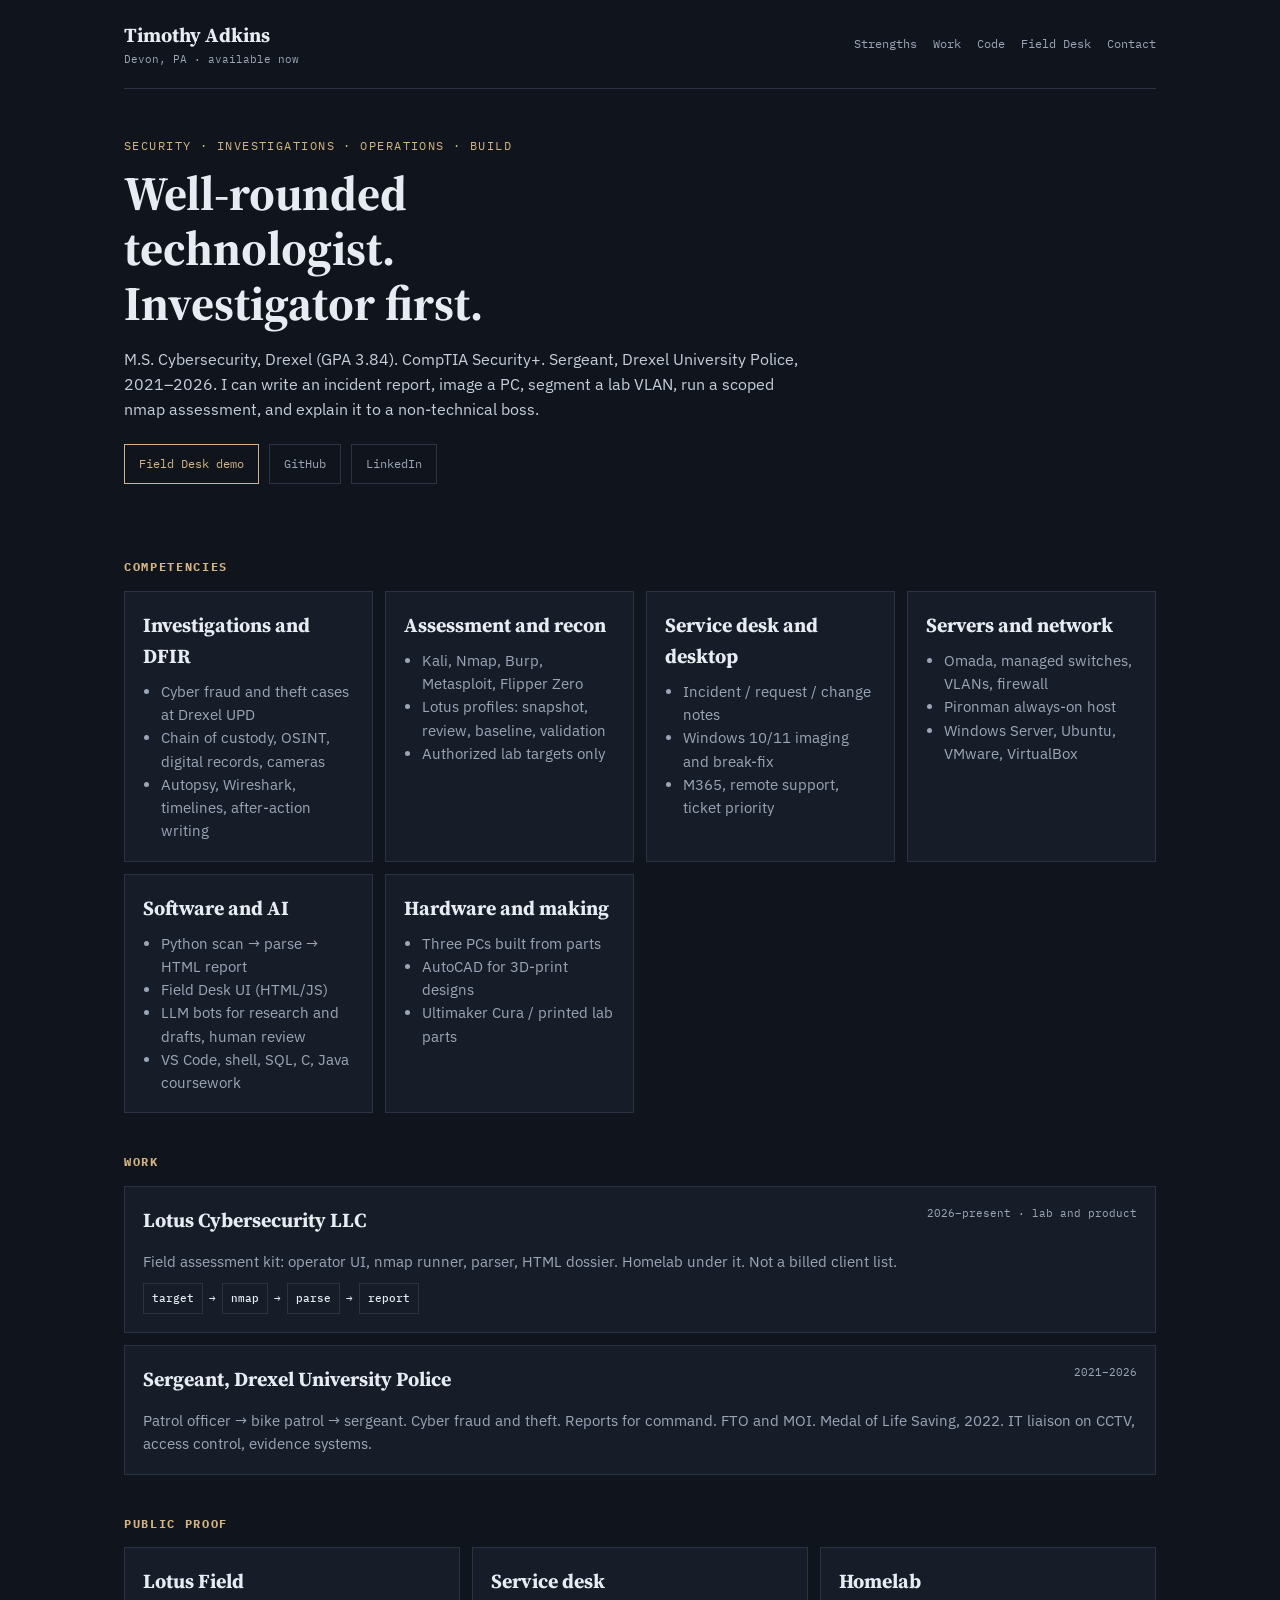
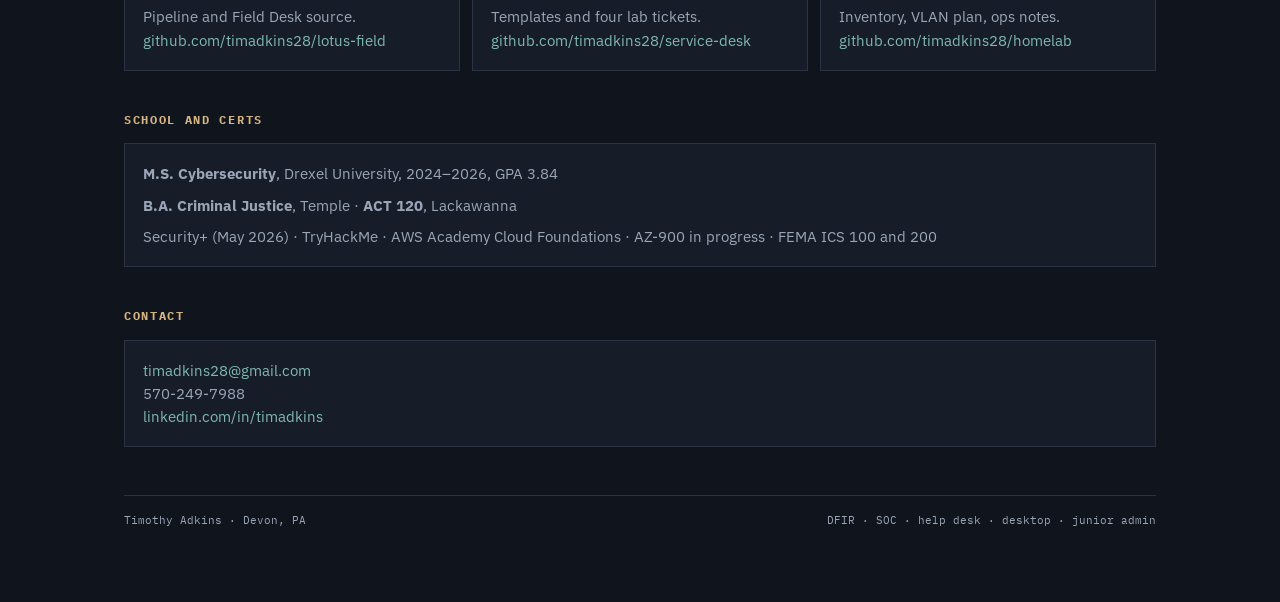
<file: index.html>
<!DOCTYPE html>
<html lang="en">
<head>
<meta charset="UTF-8" />
<meta name="viewport" content="width=device-width, initial-scale=1" />
<title>Timothy Adkins — Portfolio</title>
<link rel="preconnect" href="https://fonts.googleapis.com" />
<link href="https://fonts.googleapis.com/css2?family=Source+Serif+4:opsz,wght@8..60,600;8..60,700&family=IBM+Plex+Sans:wght@400;500;600&family=IBM+Plex+Mono:wght@400;500&display=swap" rel="stylesheet" />
<style>
:root{--bg:#10141c;--card:#171d28;--line:#2a3344;--ink:#e7ecf3;--dim:#9aa6b8;--gold:#d4b483;--teal:#7eb8b0}
*{box-sizing:border-box;margin:0;padding:0}
body{background:var(--bg);color:var(--ink);font-family:"IBM Plex Sans",sans-serif;line-height:1.55}
a{color:var(--teal);text-decoration:none}
a:hover{text-decoration:underline}
.wrap{max-width:1080px;margin:0 auto;padding:0 24px 72px}
header{display:flex;justify-content:space-between;align-items:center;padding:20px 0;border-bottom:1px solid var(--line);flex-wrap:wrap;gap:10px}
.logo{font-family:"Source Serif 4",serif;font-weight:700;font-size:20px}
.logo span{display:block;font-family:"IBM Plex Mono",monospace;font-size:11px;color:var(--dim);font-weight:400}
nav{display:flex;gap:16px;flex-wrap:wrap;font-family:"IBM Plex Mono",monospace;font-size:12px}
nav a{color:var(--dim)}
.hero{padding:48px 0 12px}
.kicker{font-family:"IBM Plex Mono",monospace;font-size:12px;letter-spacing:.12em;text-transform:uppercase;color:var(--gold)}
h1{font-family:"Source Serif 4",serif;font-size:clamp(30px,5vw,48px);line-height:1.15;margin:10px 0 16px;max-width:18ch}
.lede{max-width:68ch;color:#c5cedb}
.btns{display:flex;flex-wrap:wrap;gap:10px;margin:22px 0}
.btn{border:1px solid var(--gold);color:var(--gold);padding:10px 14px;font-family:"IBM Plex Mono",monospace;font-size:12px}
.btn.alt{border-color:var(--line);color:var(--dim)}
h2{font-family:"IBM Plex Mono",monospace;font-size:12px;letter-spacing:.14em;text-transform:uppercase;color:var(--gold);margin:40px 0 14px}
.grid{display:grid;grid-template-columns:repeat(auto-fit,minmax(230px,1fr));gap:12px}
.card{background:var(--card);border:1px solid var(--line);padding:18px}
.card h3{font-family:"Source Serif 4",serif;font-size:20px;margin-bottom:8px}
.card p,.card li{color:var(--dim);font-size:15px}
.card ul{padding-left:18px}
.row{display:flex;justify-content:space-between;gap:12px;flex-wrap:wrap;margin-bottom:6px}
.tag{font-family:"IBM Plex Mono",monospace;font-size:11px;color:var(--dim)}
.flow{display:flex;flex-wrap:wrap;gap:6px;align-items:center;margin-top:10px;font-family:"IBM Plex Mono",monospace;font-size:11px}
.flow b{border:1px solid var(--line);padding:6px 8px;font-weight:500}
footer{margin-top:48px;padding-top:16px;border-top:1px solid var(--line);color:var(--dim);font-family:"IBM Plex Mono",monospace;font-size:11px;display:flex;justify-content:space-between;gap:8px;flex-wrap:wrap}
</style>
</head>
<body style="background:#10141c;color:#e7ecf3">
<div class="wrap">
<header>
  <div class="logo">Timothy Adkins<span>Devon, PA · available now</span></div>
  <nav>
    <a href="#strengths">Strengths</a>
    <a href="#work">Work</a>
    <a href="#code">Code</a>
    <a href="field-desk.html">Field Desk</a>
    <a href="#contact">Contact</a>
  </nav>
</header>
<section class="hero">
  <p class="kicker">Security · investigations · operations · build</p>
  <h1>Well-rounded technologist. Investigator first.</h1>
  <p class="lede">M.S. Cybersecurity, Drexel (GPA 3.84). CompTIA Security+. Sergeant, Drexel University Police, 2021–2026. I can write an incident report, image a PC, segment a lab VLAN, run a scoped nmap assessment, and explain it to a non-technical boss.</p>
  <div class="btns">
    <a class="btn" href="field-desk.html">Field Desk demo</a>
    <a class="btn alt" href="https://github.com/timadkins28">GitHub</a>
    <a class="btn alt" href="https://www.linkedin.com/in/timadkins">LinkedIn</a>
  </div>
</section>
<h2 id="strengths">Competencies</h2>
<div class="grid">
  <div class="card"><h3>Investigations and DFIR</h3><ul><li>Cyber fraud and theft cases at Drexel UPD</li><li>Chain of custody, OSINT, digital records, cameras</li><li>Autopsy, Wireshark, timelines, after-action writing</li></ul></div>
  <div class="card"><h3>Assessment and recon</h3><ul><li>Kali, Nmap, Burp, Metasploit, Flipper Zero</li><li>Lotus profiles: snapshot, review, baseline, validation</li><li>Authorized lab targets only</li></ul></div>
  <div class="card"><h3>Service desk and desktop</h3><ul><li>Incident / request / change notes</li><li>Windows 10/11 imaging and break-fix</li><li>M365, remote support, ticket priority</li></ul></div>
  <div class="card"><h3>Servers and network</h3><ul><li>Omada, managed switches, VLANs, firewall</li><li>Pironman always-on host</li><li>Windows Server, Ubuntu, VMware, VirtualBox</li></ul></div>
  <div class="card"><h3>Software and AI</h3><ul><li>Python scan → parse → HTML report</li><li>Field Desk UI (HTML/JS)</li><li>LLM bots for research and drafts, human review</li><li>VS Code, shell, SQL, C, Java coursework</li></ul></div>
  <div class="card"><h3>Hardware and making</h3><ul><li>Three PCs built from parts</li><li>AutoCAD for 3D-print designs</li><li>Ultimaker Cura / printed lab parts</li></ul></div>
</div>
<h2 id="work">Work</h2>
<div class="card">
  <div class="row"><h3>Lotus Cybersecurity LLC</h3><span class="tag">2026–present · lab and product</span></div>
  <p>Field assessment kit: operator UI, nmap runner, parser, HTML dossier. Homelab under it. Not a billed client list.</p>
  <div class="flow"><b>target</b> → <b>nmap</b> → <b>parse</b> → <b>report</b></div>
</div>
<div class="card" style="margin-top:12px">
  <div class="row"><h3>Sergeant, Drexel University Police</h3><span class="tag">2021–2026</span></div>
  <p>Patrol officer → bike patrol → sergeant. Cyber fraud and theft. Reports for command. FTO and MOI. Medal of Life Saving, 2022. IT liaison on CCTV, access control, evidence systems.</p>
</div>
<h2 id="code">Public proof</h2>
<div class="grid">
  <div class="card"><h3>Lotus Field</h3><p>Pipeline and Field Desk source.</p><p><a href="https://github.com/timadkins28/lotus-field">github.com/timadkins28/lotus-field</a></p></div>
  <div class="card"><h3>Service desk</h3><p>Templates and four lab tickets.</p><p><a href="https://github.com/timadkins28/service-desk">github.com/timadkins28/service-desk</a></p></div>
  <div class="card"><h3>Homelab</h3><p>Inventory, VLAN plan, ops notes.</p><p><a href="https://github.com/timadkins28/homelab">github.com/timadkins28/homelab</a></p></div>
</div>
<h2>School and certs</h2>
<div class="card">
  <p><strong>M.S. Cybersecurity</strong>, Drexel University, 2024–2026, GPA 3.84</p>
  <p style="margin-top:8px"><strong>B.A. Criminal Justice</strong>, Temple · <strong>ACT 120</strong>, Lackawanna</p>
  <p style="margin-top:8px">Security+ (May 2026) · TryHackMe · AWS Academy Cloud Foundations · AZ-900 in progress · FEMA ICS 100 and 200</p>
</div>
<h2 id="contact">Contact</h2>
<div class="card">
  <p><a href="mailto:timadkins28@gmail.com">timadkins28@gmail.com</a></p>
  <p>570-249-7988</p>
  <p><a href="https://www.linkedin.com/in/timadkins">linkedin.com/in/timadkins</a></p>
</div>
<footer>
  <span>Timothy Adkins · Devon, PA</span>
  <span>DFIR · SOC · help desk · desktop · junior admin</span>
</footer>
</div>
</body>
</html>
</file>
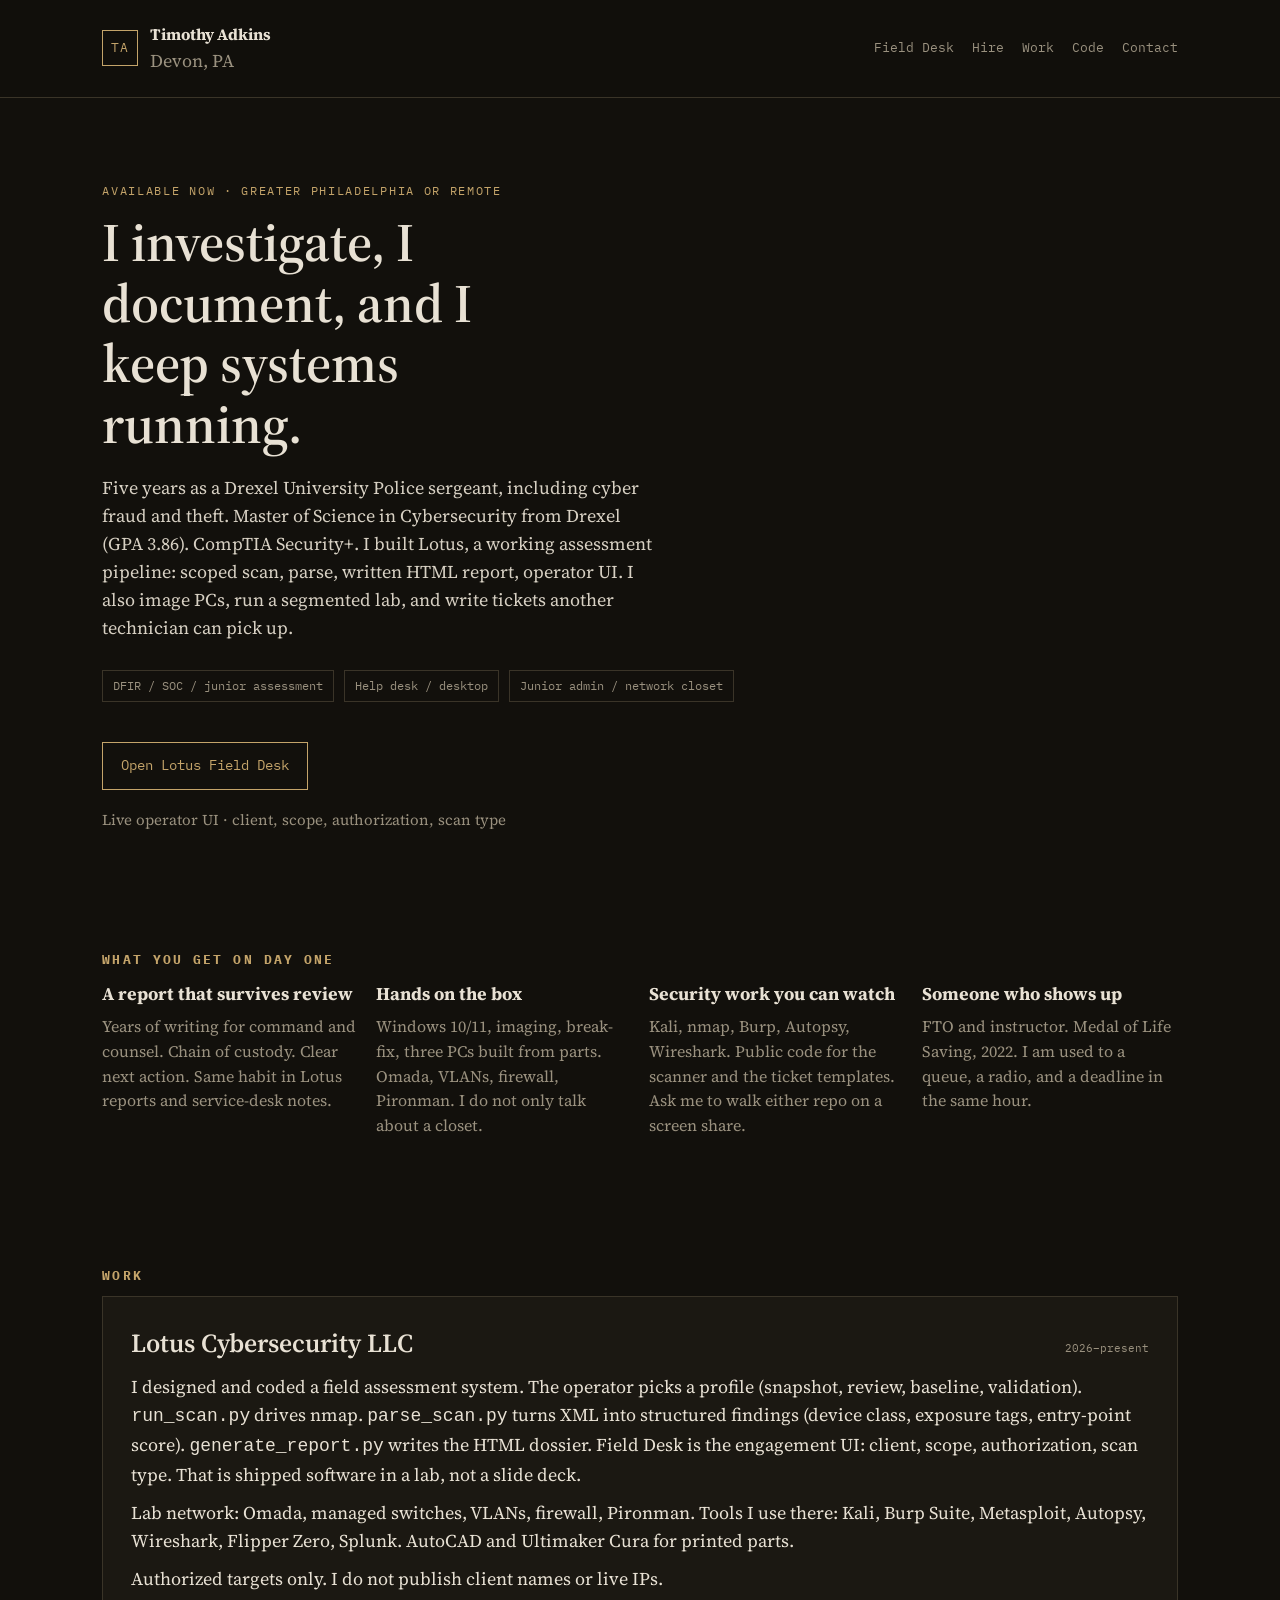
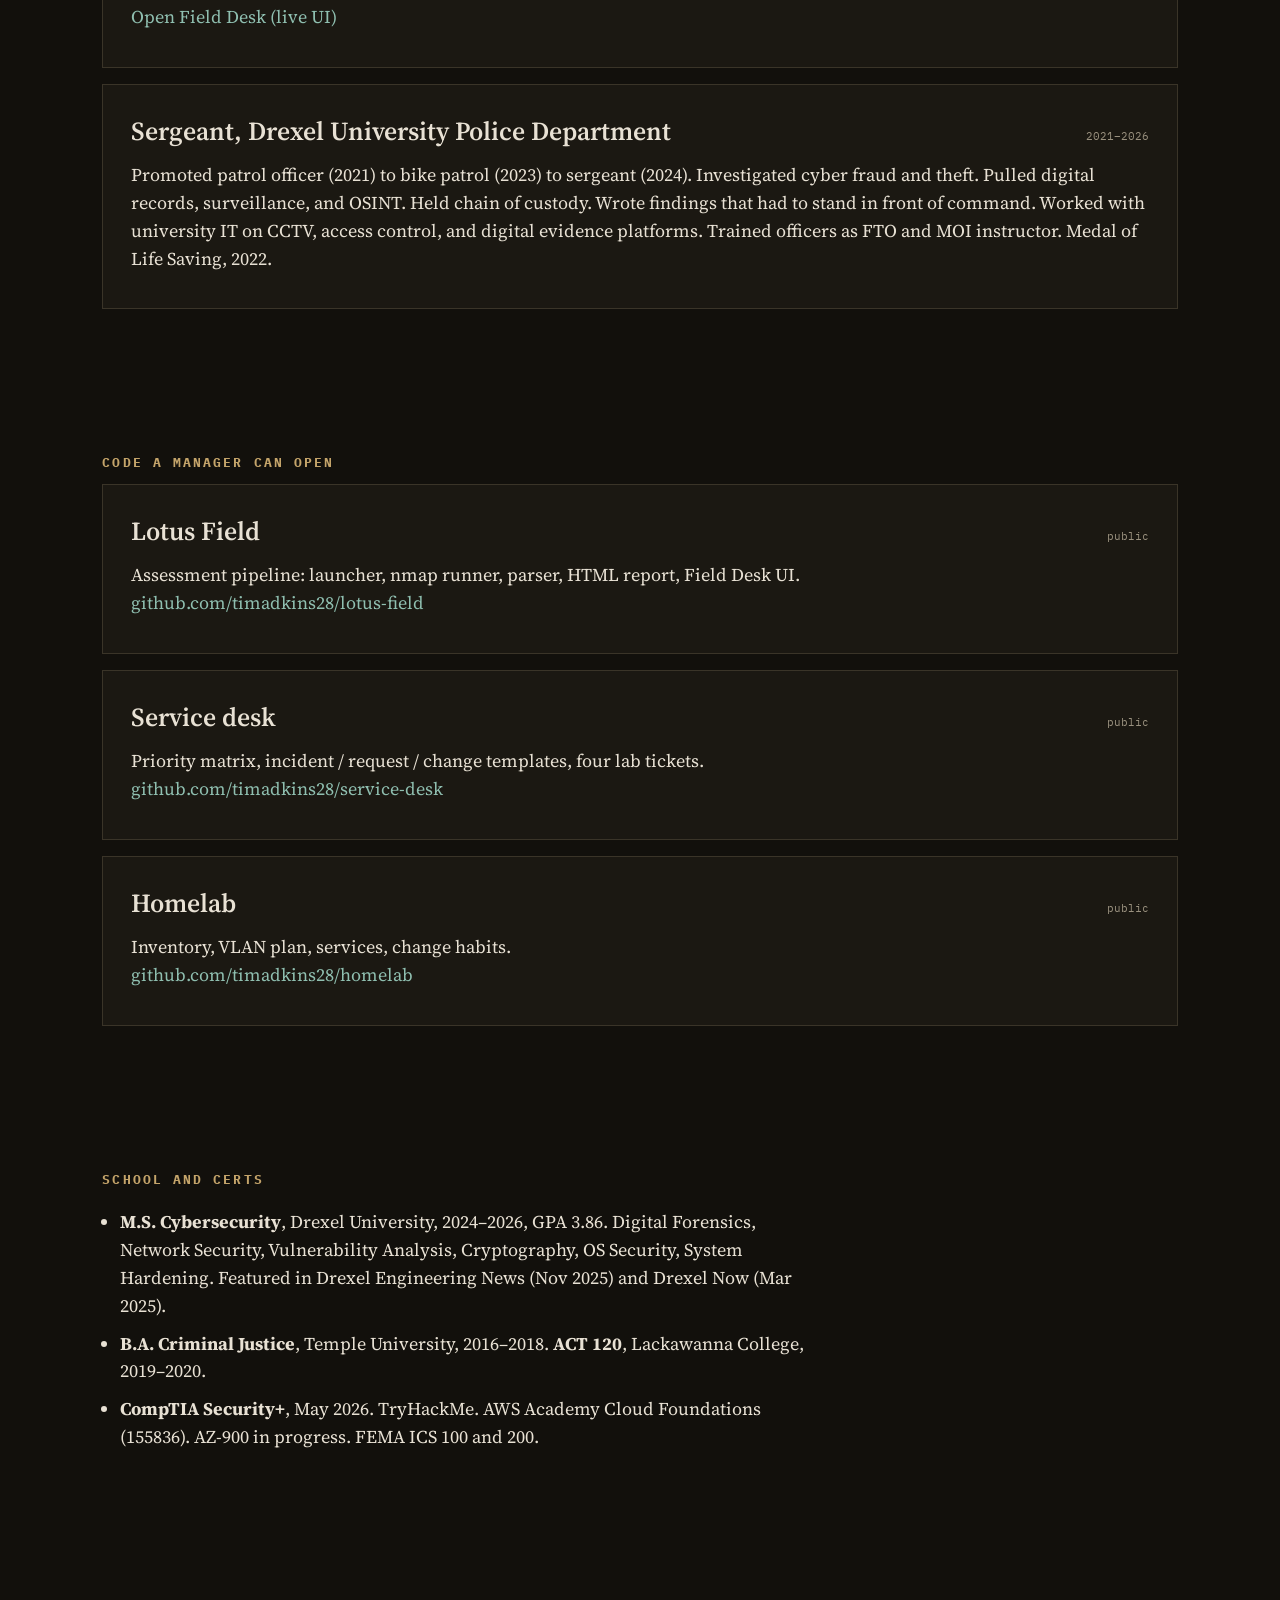
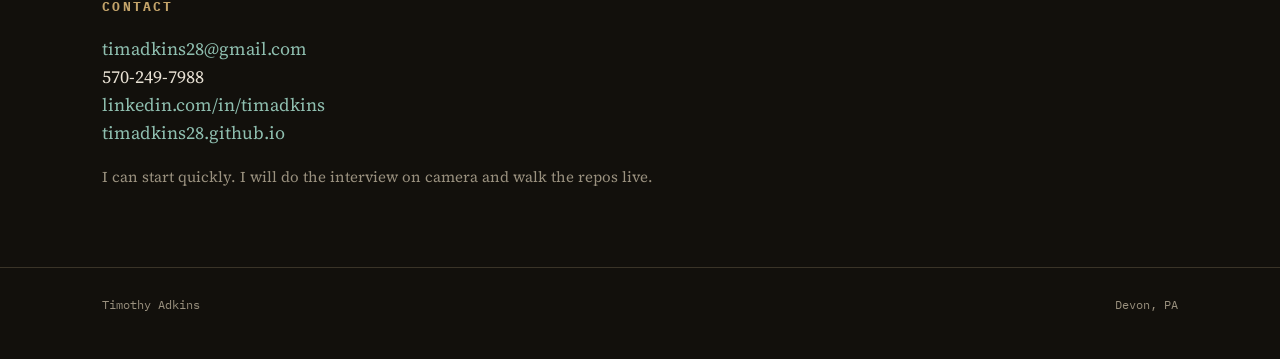
<file: index(10).html>
<!DOCTYPE html>
<html lang="en">
<head>
  <meta charset="UTF-8" />
  <meta name="viewport" content="width=device-width, initial-scale=1" />
  <title>Timothy Adkins — Cybersecurity and IT operations</title>
  <link rel="preconnect" href="https://fonts.googleapis.com" />
  <link rel="preconnect" href="https://fonts.gstatic.com" crossorigin />
  <link href="https://fonts.googleapis.com/css2?family=IBM+Plex+Mono:wght@400;500&family=Source+Serif+4:opsz,wght@8..60,500;8..60,600;8..60,700&display=swap" rel="stylesheet" />
  <link rel="stylesheet" href="/styles.css" />
  <style>
    :root { --ink:#e8e1d4; --muted:#9a917f; --paper:#12100c; --panel:#1b1812; --line:#3a3428; --accent:#c4a46a; --accent-2:#8fbfb0; }
    * { box-sizing: border-box; }
    html { scroll-behavior: smooth; }
    body { margin:0; background:var(--paper); color:var(--ink); font-family:"Source Serif 4",Georgia,serif; font-size:18px; line-height:1.55; }
    a { color:var(--accent-2); text-decoration:none; }
    a:hover { text-decoration:underline; }
    .top { display:flex; justify-content:space-between; align-items:center; padding:22px 8vw; border-bottom:1px solid var(--line); position:sticky; top:0; background:rgba(18,16,12,.92); z-index:10; flex-wrap:wrap; gap:12px; }
    .brand { display:flex; gap:12px; align-items:center; }
    .mark { width:36px; height:36px; display:grid; place-items:center; border:1px solid var(--accent); color:var(--accent); font-family:"IBM Plex Mono",monospace; font-size:13px; }
    .brand strong { display:block; font-size:16px; }
    nav { display:flex; flex-wrap:wrap; gap:18px; font-family:"IBM Plex Mono",monospace; font-size:13px; }
    nav a { color:var(--muted); }
    .hero, section { padding:64px 8vw; }
    .hero { padding-top:72px; padding-bottom:40px; max-width:1100px; }
    .kicker { font-family:"IBM Plex Mono",monospace; font-size:12px; letter-spacing:.14em; text-transform:uppercase; color:var(--accent); }
    h1 { font-size:clamp(32px,5vw,54px); line-height:1.12; font-weight:600; margin:12px 0 20px; max-width:18ch; }
    .lede { max-width:62ch; color:#d7d0c3; }
    .hero-meta { display:flex; flex-wrap:wrap; gap:10px; margin-top:28px; }
    .hero-meta span { font-family:"IBM Plex Mono",monospace; font-size:12px; border:1px solid var(--line); padding:6px 10px; color:var(--muted); }
    h2 { font-size:13px; font-family:"IBM Plex Mono",monospace; letter-spacing:.16em; text-transform:uppercase; color:var(--accent); margin:0 0 10px; }
    .card { background:var(--panel); border:1px solid var(--line); padding:26px 28px; margin-bottom:16px; }
    .card-head { display:flex; justify-content:space-between; gap:16px; align-items:baseline; flex-wrap:wrap; }
    .card h3 { margin:0 0 10px; font-size:26px; font-weight:600; }
    .tag { font-family:"IBM Plex Mono",monospace; font-size:11px; color:var(--muted); }
    .card p { margin:0 0 10px; }
    .grid { display:grid; grid-template-columns:repeat(auto-fit,minmax(220px,1fr)); gap:18px; }
    .grid h4 { margin:0 0 6px; font-size:18px; }
    .grid p { margin:0; color:var(--muted); font-size:16px; }
    .record { padding-left:18px; max-width:78ch; }
    .small { font-size:15px; }
    .muted { color:var(--muted); }
    footer { padding:28px 8vw 48px; border-top:1px solid var(--line); display:flex; justify-content:space-between; color:var(--muted); font-family:"IBM Plex Mono",monospace; font-size:12px; flex-wrap:wrap; gap:8px; }
    .desk-btn { display:inline-block; margin-top:22px; padding:12px 18px; border:1px solid var(--accent); color:var(--accent); font-family:"IBM Plex Mono",monospace; font-size:14px; }
    .desk-btn:hover { background:var(--panel); text-decoration:none; }
  </style>
</head>
<body style="margin:0;background:#12100c;color:#e8e1d4;">
  <header class="top">
    <div class="brand">
      <span class="mark">TA</span>
      <div>
        <strong>Timothy Adkins</strong>
        <div class="muted">Devon, PA</div>
      </div>
    </div>
    <nav>
      <a href="field-desk.html">Field Desk</a>
      <a href="#hire">Hire</a>
      <a href="#work">Work</a>
      <a href="#code">Code</a>
      <a href="#contact">Contact</a>
    </nav>
  </header>

  <section class="hero">
    <p class="kicker">Available now · Greater Philadelphia or remote</p>
    <h1>I investigate, I document, and I keep systems running.</h1>
    <p class="lede">
      Five years as a Drexel University Police sergeant, including cyber fraud
      and theft. Master of Science in Cybersecurity from Drexel (GPA 3.86).
      CompTIA Security+. I built Lotus, a working assessment pipeline: scoped
      scan, parse, written HTML report, operator UI. I also image PCs, run a
      segmented lab, and write tickets another technician can pick up.
    </p>
    <div class="hero-meta">
      <span>DFIR / SOC / junior assessment</span>
      <span>Help desk / desktop</span>
      <span>Junior admin / network closet</span>
    </div>
    <p>
      <a class="desk-btn" href="field-desk.html">Open Lotus Field Desk</a>
    </p>
    <p class="muted small">Live operator UI · client, scope, authorization, scan type</p>
  </section>

  <section id="hire">
    <h2>What you get on day one</h2>
    <div class="grid">
      <div>
        <h4>A report that survives review</h4>
        <p>Years of writing for command and counsel. Chain of custody. Clear next action. Same habit in Lotus reports and service-desk notes.</p>
      </div>
      <div>
        <h4>Hands on the box</h4>
        <p>Windows 10/11, imaging, break-fix, three PCs built from parts. Omada, VLANs, firewall, Pironman. I do not only talk about a closet.</p>
      </div>
      <div>
        <h4>Security work you can watch</h4>
        <p>Kali, nmap, Burp, Autopsy, Wireshark. Public code for the scanner and the ticket templates. Ask me to walk either repo on a screen share.</p>
      </div>
      <div>
        <h4>Someone who shows up</h4>
        <p>FTO and instructor. Medal of Life Saving, 2022. I am used to a queue, a radio, and a deadline in the same hour.</p>
      </div>
    </div>
  </section>

  <section id="work">
    <h2>Work</h2>
    <article class="card">
      <div class="card-head">
        <h3>Lotus Cybersecurity LLC</h3>
        <span class="tag">2026–present</span>
      </div>
      <p>
        I designed and coded a field assessment system. The operator picks a
        profile (snapshot, review, baseline, validation). <code>run_scan.py</code>
        drives nmap. <code>parse_scan.py</code> turns XML into structured findings
        (device class, exposure tags, entry-point score).
        <code>generate_report.py</code> writes the HTML dossier. Field Desk is the
        engagement UI: client, scope, authorization, scan type. That is shipped
        software in a lab, not a slide deck.
      </p>
      <p>
        Lab network: Omada, managed switches, VLANs, firewall, Pironman.
        Tools I use there: Kali, Burp Suite, Metasploit, Autopsy, Wireshark,
        Flipper Zero, Splunk. AutoCAD and Ultimaker Cura for printed parts.
      </p>
      <p>Authorized targets only. I do not publish client names or live IPs.</p>
      <p><a href="field-desk.html">Open Field Desk (live UI)</a></p>
    </article>
    <article class="card">
      <div class="card-head">
        <h3>Sergeant, Drexel University Police Department</h3>
        <span class="tag">2021–2026</span>
      </div>
      <p>
        Promoted patrol officer (2021) to bike patrol (2023) to sergeant (2024).
        Investigated cyber fraud and theft. Pulled digital records, surveillance,
        and OSINT. Held chain of custody. Wrote findings that had to stand in
        front of command. Worked with university IT on CCTV, access control, and
        digital evidence platforms. Trained officers as FTO and MOI instructor.
        Medal of Life Saving, 2022.
      </p>
    </article>
  </section>

  <section id="code">
    <h2>Code a manager can open</h2>
    <article class="card">
      <div class="card-head"><h3>Lotus Field</h3><span class="tag">public</span></div>
      <p>
        Assessment pipeline: launcher, nmap runner, parser, HTML report, Field Desk UI.
        <br /><a href="https://github.com/timadkins28/lotus-field">github.com/timadkins28/lotus-field</a>
      </p>
    </article>
    <article class="card">
      <div class="card-head"><h3>Service desk</h3><span class="tag">public</span></div>
      <p>
        Priority matrix, incident / request / change templates, four lab tickets.
        <br /><a href="https://github.com/timadkins28/service-desk">github.com/timadkins28/service-desk</a>
      </p>
    </article>
    <article class="card">
      <div class="card-head"><h3>Homelab</h3><span class="tag">public</span></div>
      <p>
        Inventory, VLAN plan, services, change habits.
        <br /><a href="https://github.com/timadkins28/homelab">github.com/timadkins28/homelab</a>
      </p>
    </article>
  </section>

  <section id="record">
    <h2>School and certs</h2>
    <ul class="record">
      <li><strong>M.S. Cybersecurity</strong>, Drexel University, 2024–2026, GPA 3.86. Digital Forensics, Network Security, Vulnerability Analysis, Cryptography, OS Security, System Hardening. Featured in Drexel Engineering News (Nov 2025) and Drexel Now (Mar 2025).</li>
      <li><strong>B.A. Criminal Justice</strong>, Temple University, 2016–2018. <strong>ACT 120</strong>, Lackawanna College, 2019–2020.</li>
      <li><strong>CompTIA Security+</strong>, May 2026. TryHackMe. AWS Academy Cloud Foundations (155836). AZ-900 in progress. FEMA ICS 100 and 200.</li>
    </ul>
  </section>

  <section id="contact">
    <h2>Contact</h2>
    <p>
      <a href="mailto:timadkins28@gmail.com">timadkins28@gmail.com</a><br />
      570-249-7988<br />
      <a href="https://www.linkedin.com/in/timadkins">linkedin.com/in/timadkins</a><br />
      <a href="https://timadkins28.github.io/">timadkins28.github.io</a>
    </p>
    <p class="muted small">I can start quickly. I will do the interview on camera and walk the repos live.</p>
  </section>

  <footer>
    <span>Timothy Adkins</span>
    <span>Devon, PA</span>
  </footer>
</body>
</html>
</file>
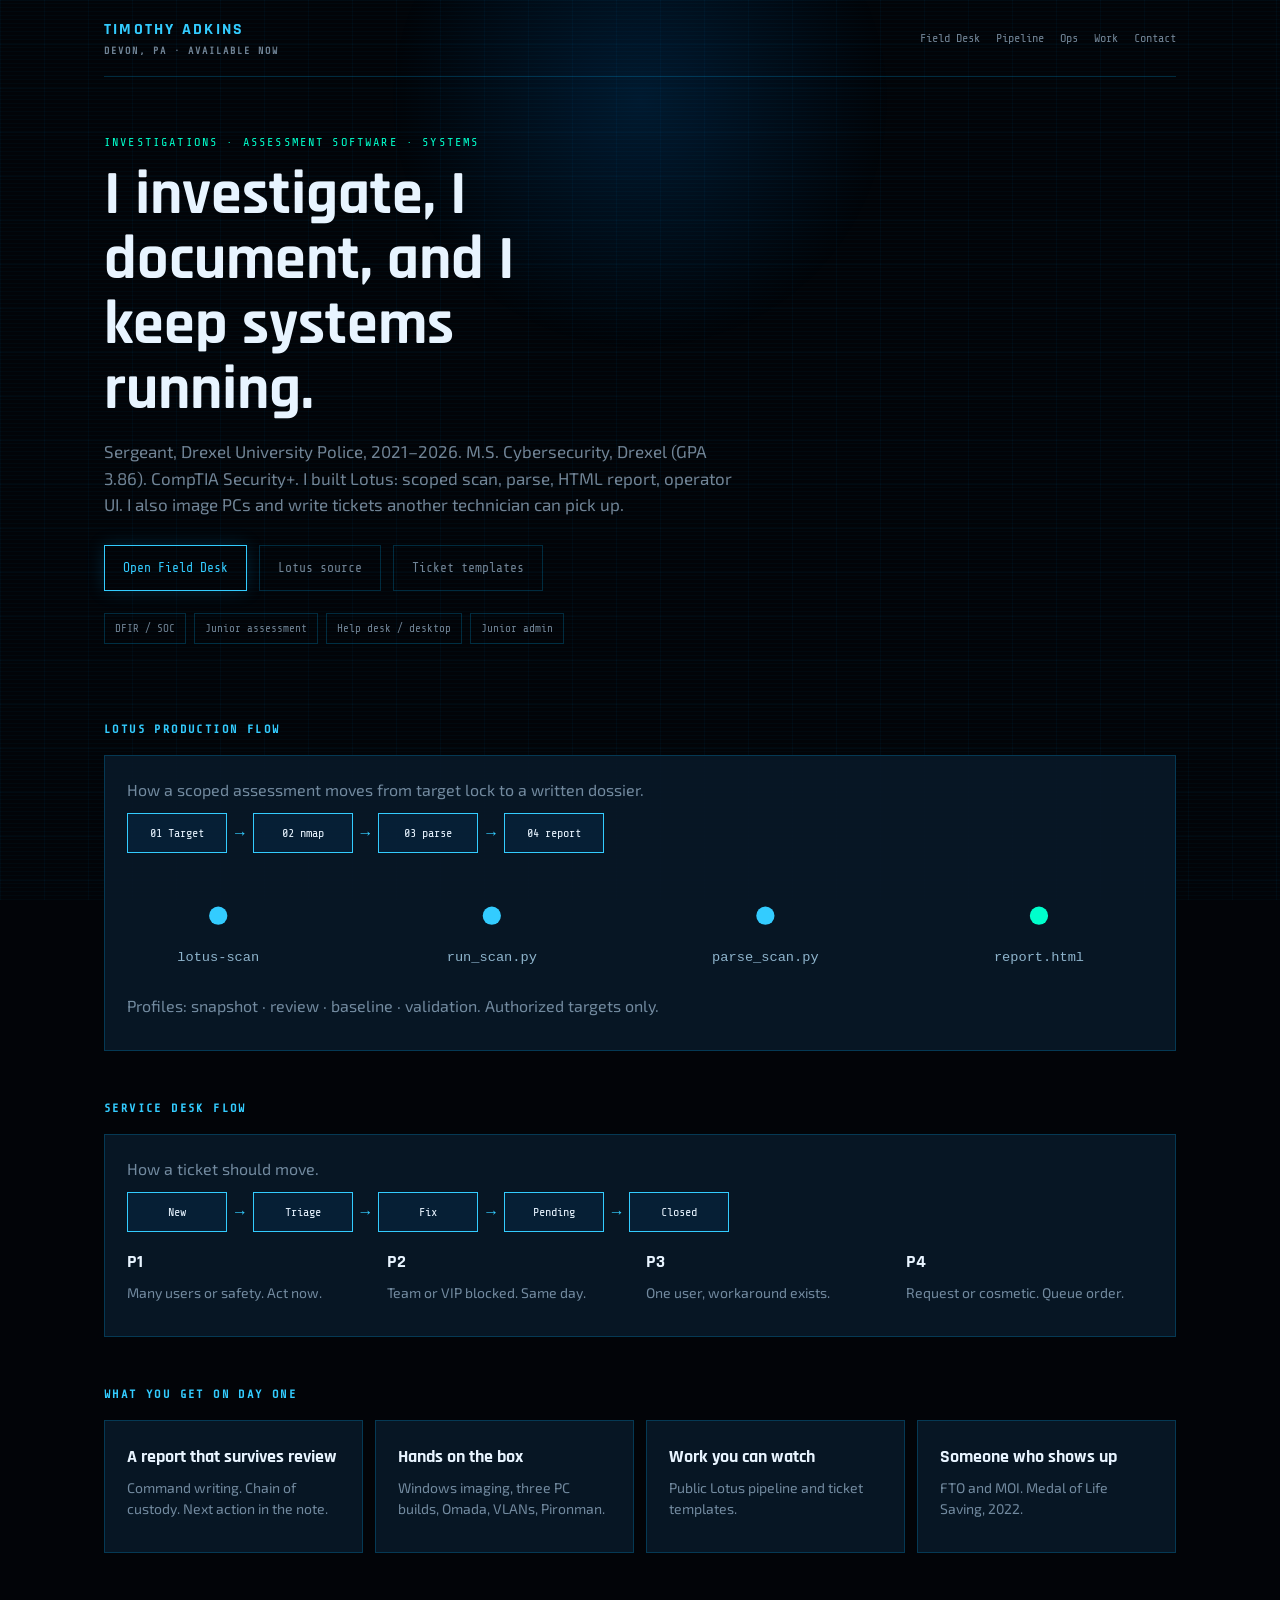
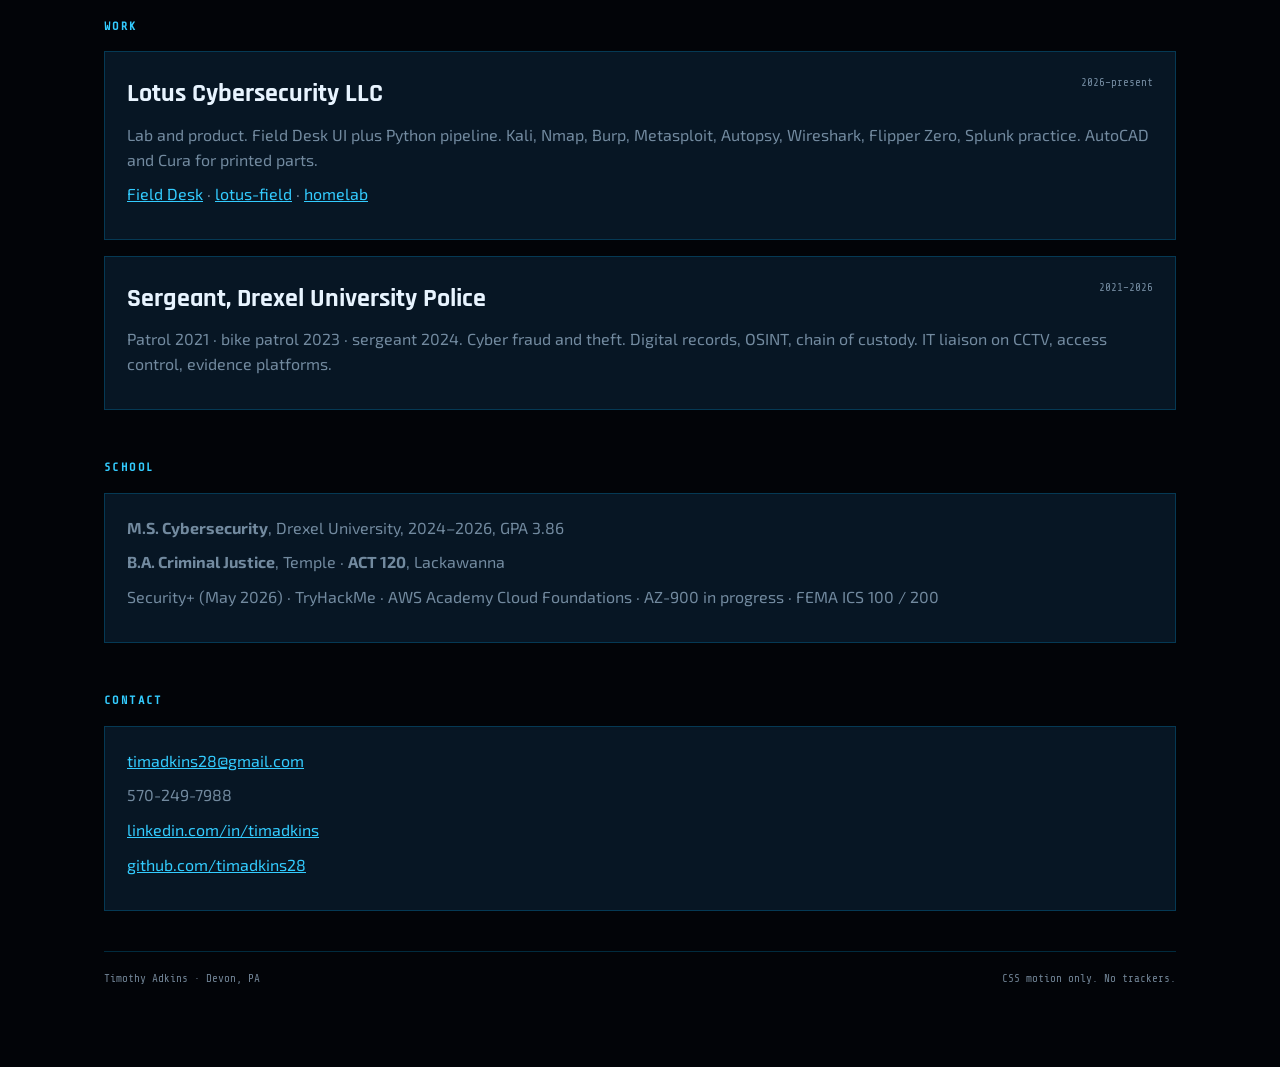
<file: index(11).html>
<!DOCTYPE html>
<html lang="en">
<head>
<meta charset="UTF-8" />
<meta name="viewport" content="width=device-width, initial-scale=1" />
<title>Timothy Adkins — Cybersecurity and IT operations</title>
<link rel="preconnect" href="https://fonts.googleapis.com" />
<link href="https://fonts.googleapis.com/css2?family=Rajdhani:wght@600;700&family=Exo+2:wght@400;500&family=Share+Tech+Mono&display=swap" rel="stylesheet" />
<style>
:root{--void:#020408;--card:#0b1826;--line:rgba(0,180,255,.22);--cyan:#33ccff;--mint:#00ffcc;--text:#e8f4ff;--dim:rgba(180,210,235,.62)}
*{box-sizing:border-box;margin:0;padding:0}
body{background:var(--void);color:var(--text);font-family:"Exo 2",sans-serif;line-height:1.55;overflow-x:hidden}
.bg-grid,.bg-scan{position:fixed;inset:0;pointer-events:none;z-index:0}
.bg-grid{background-image:linear-gradient(rgba(0,170,255,.045) 1px,transparent 1px),linear-gradient(90deg,rgba(0,170,255,.045) 1px,transparent 1px);background-size:44px 44px;animation:drift 40s linear infinite}
.bg-scan{background:repeating-linear-gradient(180deg,transparent 0 3px,rgba(0,200,255,.03) 3px 4px);animation:sweep 7s linear infinite}
.glow{position:fixed;width:520px;height:520px;border-radius:50%;background:radial-gradient(circle,rgba(0,140,255,.16),transparent 68%);top:-160px;left:50%;transform:translateX(-50%);z-index:0;animation:pulse 8s ease-in-out infinite}
@keyframes drift{to{background-position:44px 44px}}
@keyframes sweep{to{background-position:0 220px}}
@keyframes pulse{50%{opacity:.55;transform:translateX(-50%) scale(1.08)}}
.wrap{position:relative;z-index:1;max-width:1120px;margin:0 auto;padding:0 24px 80px}
header.top{display:flex;justify-content:space-between;align-items:center;padding:18px 0;border-bottom:1px solid var(--line);flex-wrap:wrap;gap:12px}
.brand{font-family:Rajdhani,sans-serif;font-weight:700;letter-spacing:.14em;text-transform:uppercase;color:var(--cyan)}
.brand small{display:block;font-family:"Share Tech Mono",monospace;font-size:10px;color:var(--dim);letter-spacing:.2em}
nav{display:flex;gap:16px;flex-wrap:wrap;font-family:"Share Tech Mono",monospace;font-size:12px}
nav a{color:var(--dim);text-decoration:none}
nav a:hover{color:var(--cyan)}
.hero{padding:56px 0 28px}
.kicker{font-family:"Share Tech Mono",monospace;font-size:12px;letter-spacing:.18em;text-transform:uppercase;color:var(--mint)}
h1{font-family:Rajdhani,sans-serif;font-size:clamp(36px,6vw,62px);line-height:1.05;font-weight:700;margin:10px 0 16px;max-width:16ch}
.lede{max-width:64ch;color:var(--dim);font-size:17px}
.cta-row{display:flex;flex-wrap:wrap;gap:12px;margin-top:28px}
.btn{display:inline-block;padding:12px 18px;text-decoration:none;font-family:"Share Tech Mono",monospace;font-size:13px;border:1px solid var(--cyan);color:var(--cyan);box-shadow:0 0 18px rgba(0,180,255,.18)}
.btn:hover{background:rgba(0,170,255,.12)}
.btn.ghost{border-color:var(--line);color:var(--dim);box-shadow:none}
.chips{display:flex;flex-wrap:wrap;gap:8px;margin-top:22px}
.chips span{font-family:"Share Tech Mono",monospace;font-size:11px;border:1px solid var(--line);padding:6px 10px;color:var(--dim)}
h2{font-family:"Share Tech Mono",monospace;font-size:12px;letter-spacing:.2em;text-transform:uppercase;color:var(--cyan);margin:48px 0 16px}
.panel{background:rgba(8,24,40,.92);border:1px solid var(--line);padding:22px;margin-bottom:16px}
.panel h3{font-family:Rajdhani,sans-serif;font-size:26px;margin-bottom:8px}
.tag{font-family:"Share Tech Mono",monospace;font-size:11px;color:var(--dim);float:right}
.panel p{color:var(--dim);margin-bottom:10px}
a{color:var(--cyan)}
.flow{display:flex;flex-wrap:wrap;align-items:center;gap:8px;margin:8px 0}
.node{border:1px solid var(--cyan);padding:10px 12px;font-family:"Share Tech Mono",monospace;font-size:12px;background:rgba(0,140,255,.08);min-width:100px;text-align:center;animation:pulse 3.6s ease-in-out infinite}
.arrow{color:var(--cyan);font-family:"Share Tech Mono",monospace}
svg.diagram{width:100%;height:auto}
.grid4{display:grid;grid-template-columns:repeat(auto-fit,minmax(200px,1fr));gap:12px}
.grid4 h4{font-family:Rajdhani,sans-serif;font-size:18px;margin-bottom:6px}
.grid4 p{color:var(--dim);font-size:14px}
footer{margin-top:40px;padding-top:18px;border-top:1px solid var(--line);display:flex;justify-content:space-between;gap:8px;flex-wrap:wrap;font-family:"Share Tech Mono",monospace;font-size:11px;color:var(--dim)}
@media(max-width:700px){.tag{float:none;display:block;margin-bottom:6px}}
</style>
</head>
<body style="background:#020408;color:#e8f4ff">
<div class="bg-grid"></div>
<div class="bg-scan"></div>
<div class="glow"></div>
<div class="wrap">
<header class="top">
  <div class="brand">Timothy Adkins<small>Devon, PA · available now</small></div>
  <nav>
    <a href="field-desk.html">Field Desk</a>
    <a href="#pipeline">Pipeline</a>
    <a href="#ops">Ops</a>
    <a href="#work">Work</a>
    <a href="#contact">Contact</a>
  </nav>
</header>

<section class="hero">
  <p class="kicker">Investigations · assessment software · systems</p>
  <h1>I investigate, I document, and I keep systems running.</h1>
  <p class="lede">Sergeant, Drexel University Police, 2021–2026. M.S. Cybersecurity, Drexel (GPA 3.86). CompTIA Security+. I built Lotus: scoped scan, parse, HTML report, operator UI. I also image PCs and write tickets another technician can pick up.</p>
  <div class="cta-row">
    <a class="btn" href="field-desk.html">Open Field Desk</a>
    <a class="btn ghost" href="https://github.com/timadkins28/lotus-field">Lotus source</a>
    <a class="btn ghost" href="https://github.com/timadkins28/service-desk">Ticket templates</a>
  </div>
  <div class="chips">
    <span>DFIR / SOC</span><span>Junior assessment</span>
    <span>Help desk / desktop</span><span>Junior admin</span>
  </div>
</section>

<h2 id="pipeline">Lotus production flow</h2>
<div class="panel">
  <p>How a scoped assessment moves from target lock to a written dossier.</p>
  <div class="flow">
    <div class="node">01 Target</div><span class="arrow">→</span>
    <div class="node">02 nmap</div><span class="arrow">→</span>
    <div class="node">03 parse</div><span class="arrow">→</span>
    <div class="node">04 report</div>
  </div>
  <svg class="diagram" viewBox="0 0 900 110" aria-hidden="true">
    <defs><linearGradient id="g" x1="0" x2="1"><stop offset="0" stop-color="#00aaff"/><stop offset="1" stop-color="#00ffcc"/></linearGradient></defs>
    <line x1="40" y1="48" x2="860" y2="48" stroke="url(#g)" stroke-width="2" stroke-dasharray="8 8">
      <animate attributeName="stroke-dashoffset" from="0" to="-32" dur="1.4s" repeatCount="indefinite"/>
    </line>
    <circle cx="80" cy="48" r="8" fill="#33ccff"/>
    <circle cx="320" cy="48" r="8" fill="#33ccff"/>
    <circle cx="560" cy="48" r="8" fill="#33ccff"/>
    <circle cx="800" cy="48" r="8" fill="#00ffcc"/>
    <text x="80" y="88" fill="#8eb4cc" font-size="12" text-anchor="middle" font-family="monospace">lotus-scan</text>
    <text x="320" y="88" fill="#8eb4cc" font-size="12" text-anchor="middle" font-family="monospace">run_scan.py</text>
    <text x="560" y="88" fill="#8eb4cc" font-size="12" text-anchor="middle" font-family="monospace">parse_scan.py</text>
    <text x="800" y="88" fill="#8eb4cc" font-size="12" text-anchor="middle" font-family="monospace">report.html</text>
  </svg>
  <p>Profiles: snapshot · review · baseline · validation. Authorized targets only.</p>
</div>

<h2 id="ops">Service desk flow</h2>
<div class="panel">
  <p>How a ticket should move.</p>
  <div class="flow">
    <div class="node">New</div><span class="arrow">→</span>
    <div class="node">Triage</div><span class="arrow">→</span>
    <div class="node">Fix</div><span class="arrow">→</span>
    <div class="node">Pending</div><span class="arrow">→</span>
    <div class="node">Closed</div>
  </div>
  <div class="grid4" style="margin-top:16px">
    <div><h4>P1</h4><p>Many users or safety. Act now.</p></div>
    <div><h4>P2</h4><p>Team or VIP blocked. Same day.</p></div>
    <div><h4>P3</h4><p>One user, workaround exists.</p></div>
    <div><h4>P4</h4><p>Request or cosmetic. Queue order.</p></div>
  </div>
</div>

<h2>What you get on day one</h2>
<div class="grid4">
  <div class="panel"><h4>A report that survives review</h4><p>Command writing. Chain of custody. Next action in the note.</p></div>
  <div class="panel"><h4>Hands on the box</h4><p>Windows imaging, three PC builds, Omada, VLANs, Pironman.</p></div>
  <div class="panel"><h4>Work you can watch</h4><p>Public Lotus pipeline and ticket templates.</p></div>
  <div class="panel"><h4>Someone who shows up</h4><p>FTO and MOI. Medal of Life Saving, 2022.</p></div>
</div>

<h2 id="work">Work</h2>
<div class="panel">
  <span class="tag">2026–present</span>
  <h3>Lotus Cybersecurity LLC</h3>
  <p>Lab and product. Field Desk UI plus Python pipeline. Kali, Nmap, Burp, Metasploit, Autopsy, Wireshark, Flipper Zero, Splunk practice. AutoCAD and Cura for printed parts.</p>
  <p><a href="field-desk.html">Field Desk</a> · <a href="https://github.com/timadkins28/lotus-field">lotus-field</a> · <a href="https://github.com/timadkins28/homelab">homelab</a></p>
</div>
<div class="panel">
  <span class="tag">2021–2026</span>
  <h3>Sergeant, Drexel University Police</h3>
  <p>Patrol 2021 · bike patrol 2023 · sergeant 2024. Cyber fraud and theft. Digital records, OSINT, chain of custody. IT liaison on CCTV, access control, evidence platforms.</p>
</div>

<h2>School</h2>
<div class="panel">
  <p><strong>M.S. Cybersecurity</strong>, Drexel University, 2024–2026, GPA 3.86</p>
  <p><strong>B.A. Criminal Justice</strong>, Temple · <strong>ACT 120</strong>, Lackawanna</p>
  <p>Security+ (May 2026) · TryHackMe · AWS Academy Cloud Foundations · AZ-900 in progress · FEMA ICS 100 / 200</p>
</div>

<h2 id="contact">Contact</h2>
<div class="panel">
  <p><a href="mailto:timadkins28@gmail.com">timadkins28@gmail.com</a></p>
  <p>570-249-7988</p>
  <p><a href="https://www.linkedin.com/in/timadkins">linkedin.com/in/timadkins</a></p>
  <p><a href="https://github.com/timadkins28">github.com/timadkins28</a></p>
</div>
<footer>
  <span>Timothy Adkins · Devon, PA</span>
  <span>CSS motion only. No trackers.</span>
</footer>
</div>
</body>
</html>
</file>
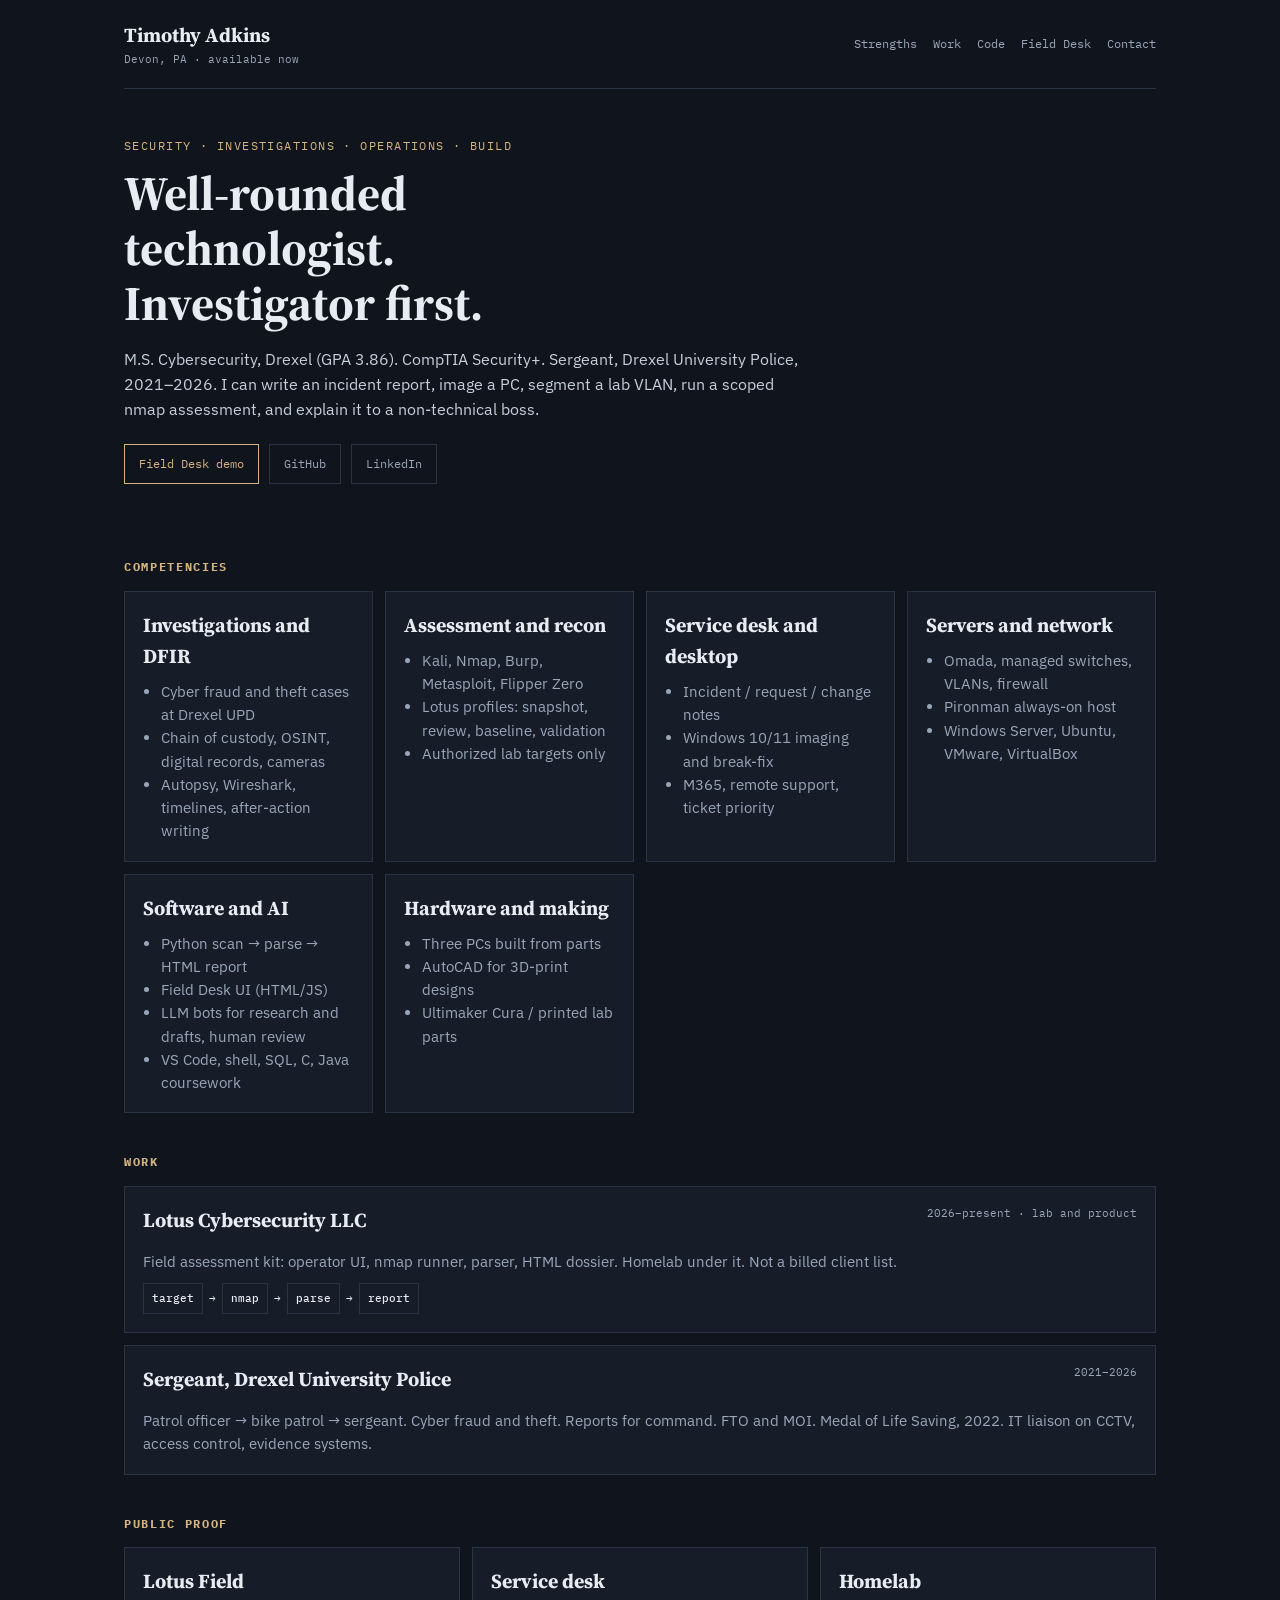
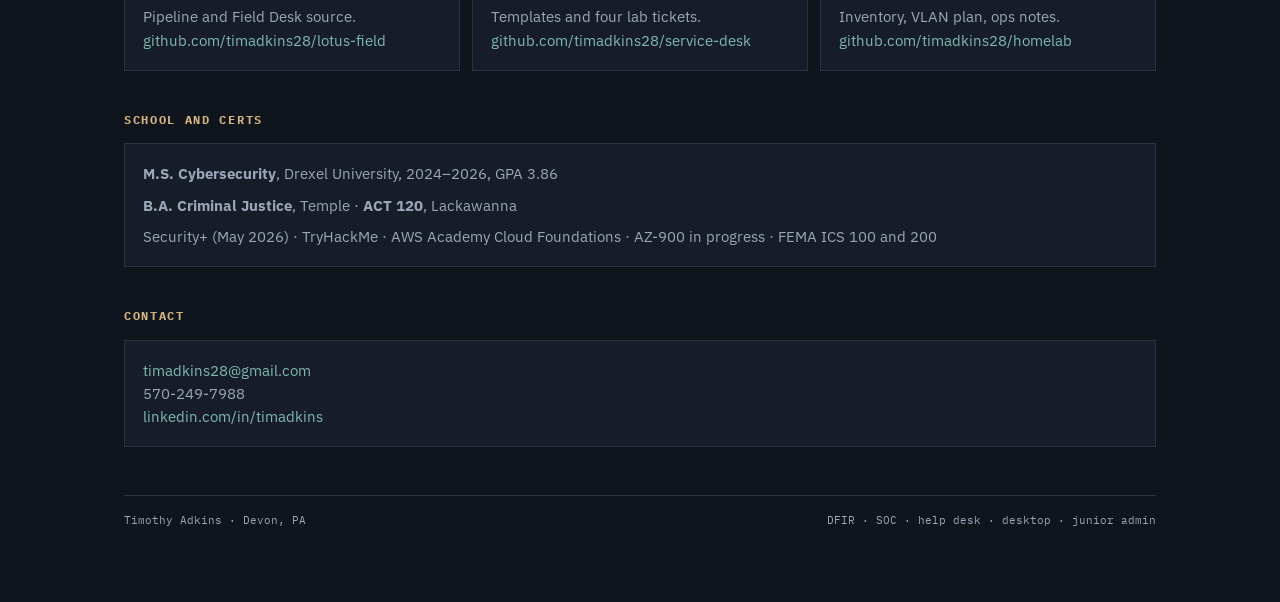
<file: index(12).html>
<!DOCTYPE html>
<html lang="en">
<head>
<meta charset="UTF-8" />
<meta name="viewport" content="width=device-width, initial-scale=1" />
<title>Timothy Adkins — Portfolio</title>
<link rel="preconnect" href="https://fonts.googleapis.com" />
<link href="https://fonts.googleapis.com/css2?family=Source+Serif+4:opsz,wght@8..60,600;8..60,700&family=IBM+Plex+Sans:wght@400;500;600&family=IBM+Plex+Mono:wght@400;500&display=swap" rel="stylesheet" />
<style>
:root{--bg:#10141c;--card:#171d28;--line:#2a3344;--ink:#e7ecf3;--dim:#9aa6b8;--gold:#d4b483;--teal:#7eb8b0}
*{box-sizing:border-box;margin:0;padding:0}
body{background:var(--bg);color:var(--ink);font-family:"IBM Plex Sans",sans-serif;line-height:1.55}
a{color:var(--teal);text-decoration:none}
a:hover{text-decoration:underline}
.wrap{max-width:1080px;margin:0 auto;padding:0 24px 72px}
header{display:flex;justify-content:space-between;align-items:center;padding:20px 0;border-bottom:1px solid var(--line);flex-wrap:wrap;gap:10px}
.logo{font-family:"Source Serif 4",serif;font-weight:700;font-size:20px}
.logo span{display:block;font-family:"IBM Plex Mono",monospace;font-size:11px;color:var(--dim);font-weight:400}
nav{display:flex;gap:16px;flex-wrap:wrap;font-family:"IBM Plex Mono",monospace;font-size:12px}
nav a{color:var(--dim)}
.hero{padding:48px 0 12px}
.kicker{font-family:"IBM Plex Mono",monospace;font-size:12px;letter-spacing:.12em;text-transform:uppercase;color:var(--gold)}
h1{font-family:"Source Serif 4",serif;font-size:clamp(30px,5vw,48px);line-height:1.15;margin:10px 0 16px;max-width:18ch}
.lede{max-width:68ch;color:#c5cedb}
.btns{display:flex;flex-wrap:wrap;gap:10px;margin:22px 0}
.btn{border:1px solid var(--gold);color:var(--gold);padding:10px 14px;font-family:"IBM Plex Mono",monospace;font-size:12px}
.btn.alt{border-color:var(--line);color:var(--dim)}
h2{font-family:"IBM Plex Mono",monospace;font-size:12px;letter-spacing:.14em;text-transform:uppercase;color:var(--gold);margin:40px 0 14px}
.grid{display:grid;grid-template-columns:repeat(auto-fit,minmax(230px,1fr));gap:12px}
.card{background:var(--card);border:1px solid var(--line);padding:18px}
.card h3{font-family:"Source Serif 4",serif;font-size:20px;margin-bottom:8px}
.card p,.card li{color:var(--dim);font-size:15px}
.card ul{padding-left:18px}
.row{display:flex;justify-content:space-between;gap:12px;flex-wrap:wrap;margin-bottom:6px}
.tag{font-family:"IBM Plex Mono",monospace;font-size:11px;color:var(--dim)}
.flow{display:flex;flex-wrap:wrap;gap:6px;align-items:center;margin-top:10px;font-family:"IBM Plex Mono",monospace;font-size:11px}
.flow b{border:1px solid var(--line);padding:6px 8px;font-weight:500}
footer{margin-top:48px;padding-top:16px;border-top:1px solid var(--line);color:var(--dim);font-family:"IBM Plex Mono",monospace;font-size:11px;display:flex;justify-content:space-between;gap:8px;flex-wrap:wrap}
</style>
</head>
<body style="background:#10141c;color:#e7ecf3">
<div class="wrap">
<header>
  <div class="logo">Timothy Adkins<span>Devon, PA · available now</span></div>
  <nav>
    <a href="#strengths">Strengths</a>
    <a href="#work">Work</a>
    <a href="#code">Code</a>
    <a href="field-desk.html">Field Desk</a>
    <a href="#contact">Contact</a>
  </nav>
</header>
<section class="hero">
  <p class="kicker">Security · investigations · operations · build</p>
  <h1>Well-rounded technologist. Investigator first.</h1>
  <p class="lede">M.S. Cybersecurity, Drexel (GPA 3.86). CompTIA Security+. Sergeant, Drexel University Police, 2021–2026. I can write an incident report, image a PC, segment a lab VLAN, run a scoped nmap assessment, and explain it to a non-technical boss.</p>
  <div class="btns">
    <a class="btn" href="field-desk.html">Field Desk demo</a>
    <a class="btn alt" href="https://github.com/timadkins28">GitHub</a>
    <a class="btn alt" href="https://www.linkedin.com/in/timadkins">LinkedIn</a>
  </div>
</section>
<h2 id="strengths">Competencies</h2>
<div class="grid">
  <div class="card"><h3>Investigations and DFIR</h3><ul><li>Cyber fraud and theft cases at Drexel UPD</li><li>Chain of custody, OSINT, digital records, cameras</li><li>Autopsy, Wireshark, timelines, after-action writing</li></ul></div>
  <div class="card"><h3>Assessment and recon</h3><ul><li>Kali, Nmap, Burp, Metasploit, Flipper Zero</li><li>Lotus profiles: snapshot, review, baseline, validation</li><li>Authorized lab targets only</li></ul></div>
  <div class="card"><h3>Service desk and desktop</h3><ul><li>Incident / request / change notes</li><li>Windows 10/11 imaging and break-fix</li><li>M365, remote support, ticket priority</li></ul></div>
  <div class="card"><h3>Servers and network</h3><ul><li>Omada, managed switches, VLANs, firewall</li><li>Pironman always-on host</li><li>Windows Server, Ubuntu, VMware, VirtualBox</li></ul></div>
  <div class="card"><h3>Software and AI</h3><ul><li>Python scan → parse → HTML report</li><li>Field Desk UI (HTML/JS)</li><li>LLM bots for research and drafts, human review</li><li>VS Code, shell, SQL, C, Java coursework</li></ul></div>
  <div class="card"><h3>Hardware and making</h3><ul><li>Three PCs built from parts</li><li>AutoCAD for 3D-print designs</li><li>Ultimaker Cura / printed lab parts</li></ul></div>
</div>
<h2 id="work">Work</h2>
<div class="card">
  <div class="row"><h3>Lotus Cybersecurity LLC</h3><span class="tag">2026–present · lab and product</span></div>
  <p>Field assessment kit: operator UI, nmap runner, parser, HTML dossier. Homelab under it. Not a billed client list.</p>
  <div class="flow"><b>target</b> → <b>nmap</b> → <b>parse</b> → <b>report</b></div>
</div>
<div class="card" style="margin-top:12px">
  <div class="row"><h3>Sergeant, Drexel University Police</h3><span class="tag">2021–2026</span></div>
  <p>Patrol officer → bike patrol → sergeant. Cyber fraud and theft. Reports for command. FTO and MOI. Medal of Life Saving, 2022. IT liaison on CCTV, access control, evidence systems.</p>
</div>
<h2 id="code">Public proof</h2>
<div class="grid">
  <div class="card"><h3>Lotus Field</h3><p>Pipeline and Field Desk source.</p><p><a href="https://github.com/timadkins28/lotus-field">github.com/timadkins28/lotus-field</a></p></div>
  <div class="card"><h3>Service desk</h3><p>Templates and four lab tickets.</p><p><a href="https://github.com/timadkins28/service-desk">github.com/timadkins28/service-desk</a></p></div>
  <div class="card"><h3>Homelab</h3><p>Inventory, VLAN plan, ops notes.</p><p><a href="https://github.com/timadkins28/homelab">github.com/timadkins28/homelab</a></p></div>
</div>
<h2>School and certs</h2>
<div class="card">
  <p><strong>M.S. Cybersecurity</strong>, Drexel University, 2024–2026, GPA 3.86</p>
  <p style="margin-top:8px"><strong>B.A. Criminal Justice</strong>, Temple · <strong>ACT 120</strong>, Lackawanna</p>
  <p style="margin-top:8px">Security+ (May 2026) · TryHackMe · AWS Academy Cloud Foundations · AZ-900 in progress · FEMA ICS 100 and 200</p>
</div>
<h2 id="contact">Contact</h2>
<div class="card">
  <p><a href="mailto:timadkins28@gmail.com">timadkins28@gmail.com</a></p>
  <p>570-249-7988</p>
  <p><a href="https://www.linkedin.com/in/timadkins">linkedin.com/in/timadkins</a></p>
</div>
<footer>
  <span>Timothy Adkins · Devon, PA</span>
  <span>DFIR · SOC · help desk · desktop · junior admin</span>
</footer>
</div>
</body>
</html>
</file>
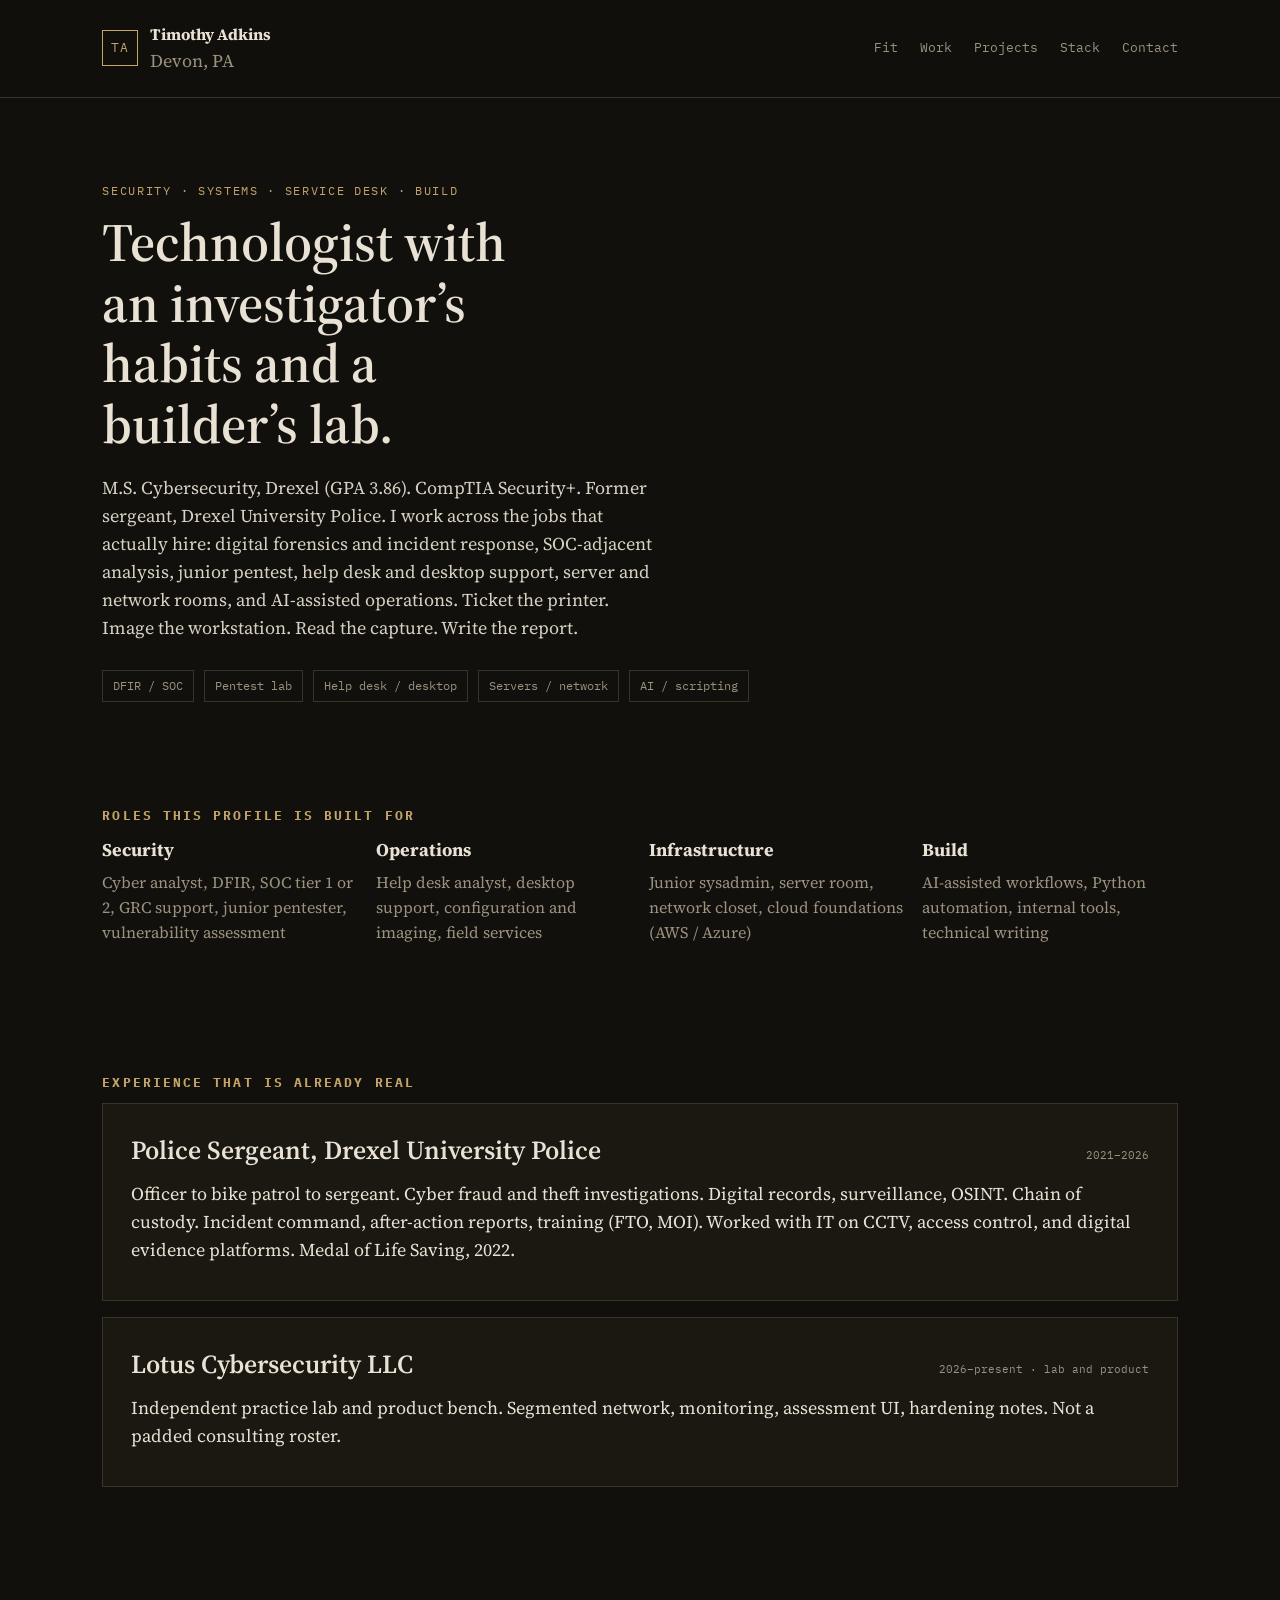
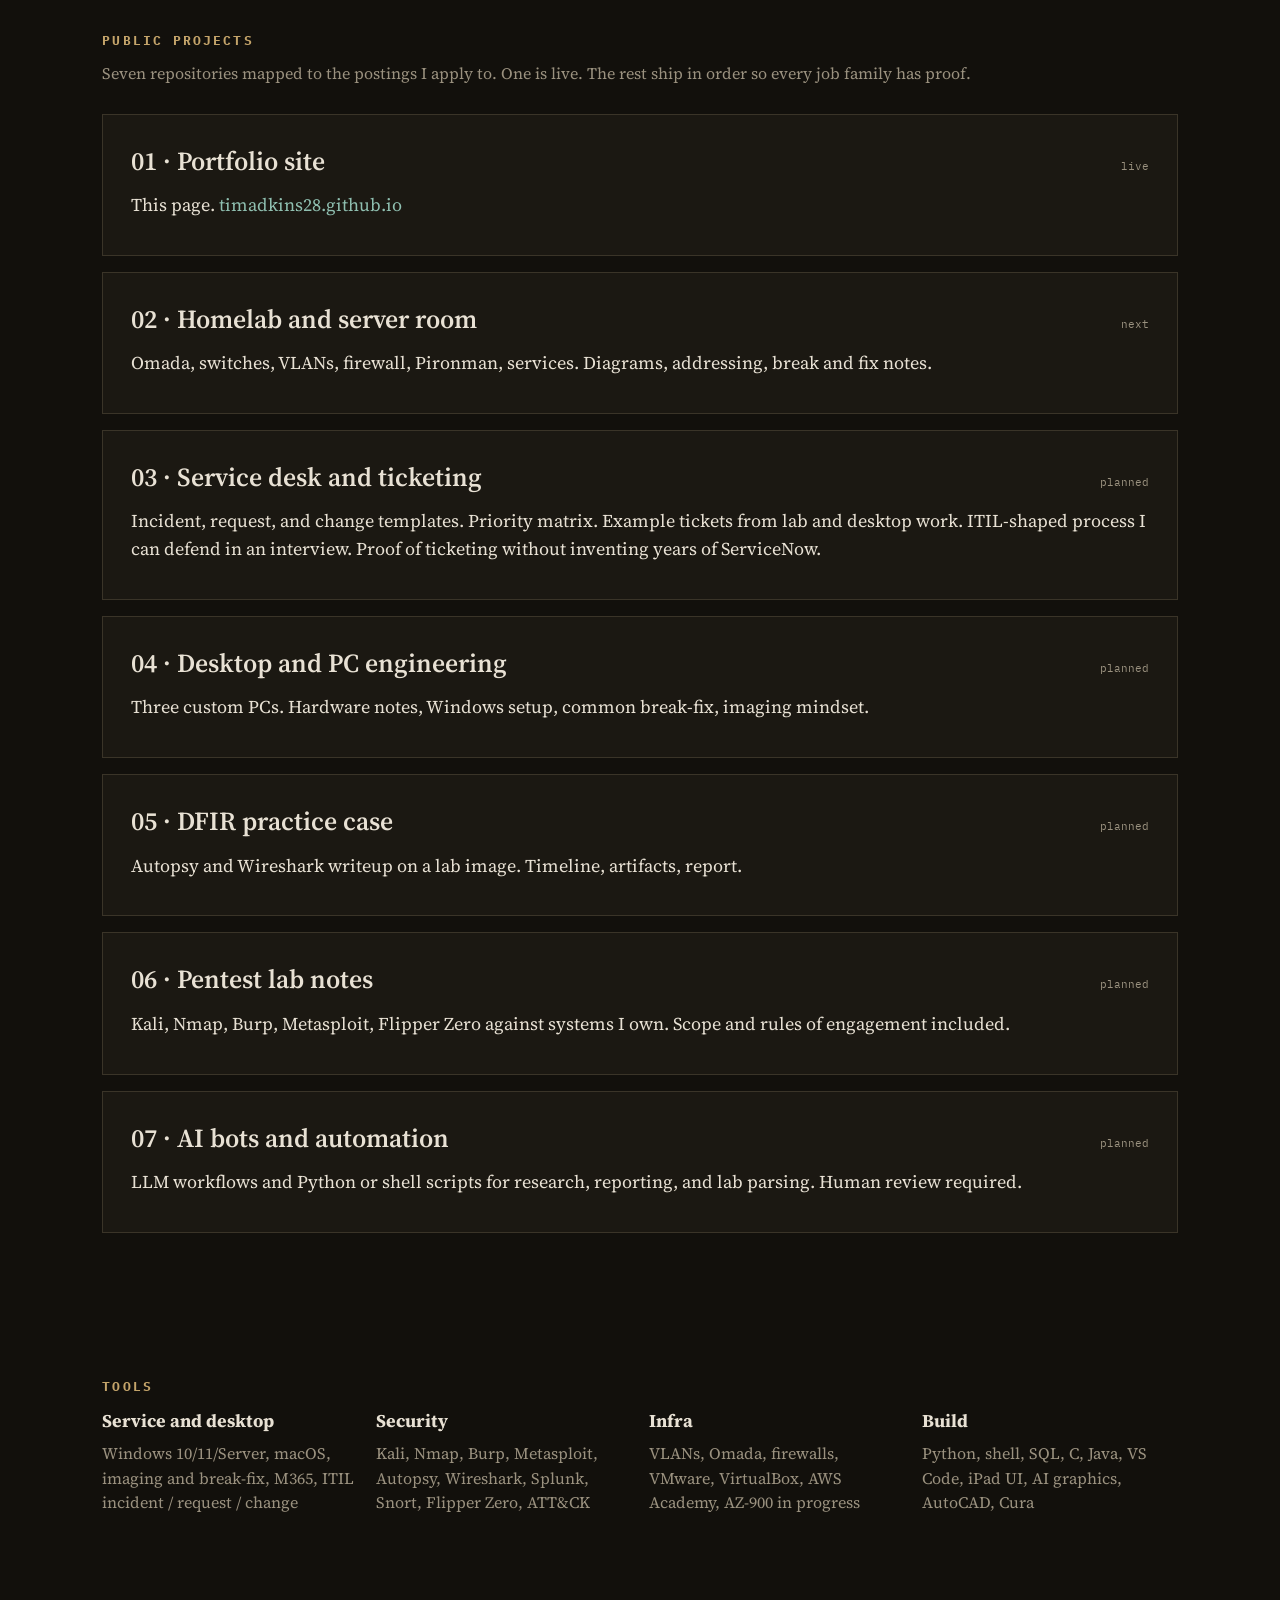
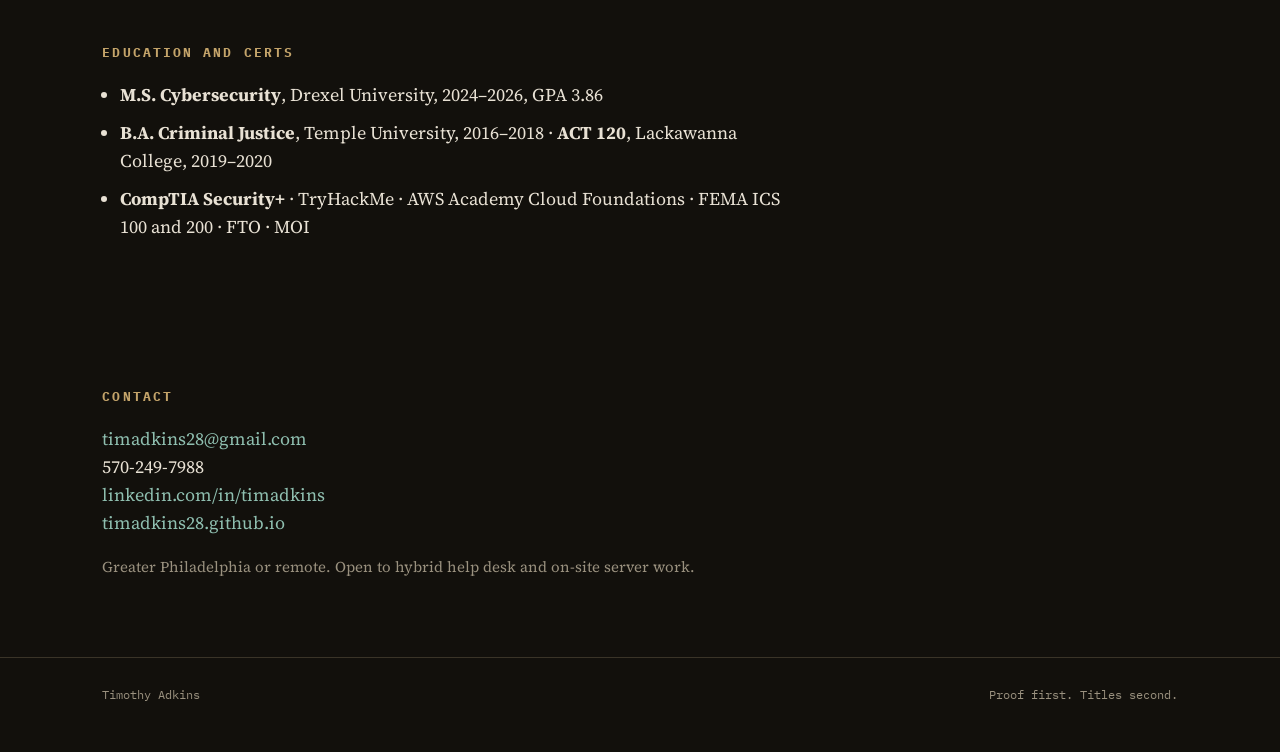
<file: index(3).html>
<!DOCTYPE html>
<html lang="en">
<head>
  <meta charset="UTF-8" />
  <meta name="viewport" content="width=device-width, initial-scale=1" />
  <title>Timothy Adkins | Security, Systems, and Operations</title>
  <link rel="preconnect" href="https://fonts.googleapis.com" />
  <link rel="preconnect" href="https://fonts.gstatic.com" crossorigin />
  <link href="https://fonts.googleapis.com/css2?family=IBM+Plex+Mono:wght@400;500;600&family=Source+Serif+4:opsz,wght@8..60,500;8..60,600;8..60,700&display=swap" rel="stylesheet" />
  <link rel="stylesheet" href="styles.css" />
</head>
<body>
  <header class="top">
    <div class="brand">
      <span class="mark">TA</span>
      <div>
        <strong>Timothy Adkins</strong>
        <div class="muted">Devon, PA</div>
      </div>
    </div>
    <nav>
      <a href="#fit">Fit</a>
      <a href="#work">Work</a>
      <a href="#projects">Projects</a>
      <a href="#stack">Stack</a>
      <a href="#contact">Contact</a>
    </nav>
  </header>

  <section class="hero">
    <p class="kicker">Security · Systems · Service desk · Build</p>
    <h1>Technologist with an investigator’s habits and a builder’s lab.</h1>
    <p class="lede">
      M.S. Cybersecurity, Drexel (GPA 3.86). CompTIA Security+. Former sergeant,
      Drexel University Police. I work across the jobs that actually hire:
      digital forensics and incident response, SOC-adjacent analysis, junior
      pentest, help desk and desktop support, server and network rooms, and
      AI-assisted operations. Ticket the printer. Image the workstation. Read
      the capture. Write the report.
    </p>
    <div class="hero-meta">
      <span>DFIR / SOC</span>
      <span>Pentest lab</span>
      <span>Help desk / desktop</span>
      <span>Servers / network</span>
      <span>AI / scripting</span>
    </div>
  </section>

  <section id="fit">
    <h2>Roles this profile is built for</h2>
    <div class="grid">
      <div>
        <h4>Security</h4>
        <p>Cyber analyst, DFIR, SOC tier 1 or 2, GRC support, junior pentester, vulnerability assessment</p>
      </div>
      <div>
        <h4>Operations</h4>
        <p>Help desk analyst, desktop support, configuration and imaging, field services</p>
      </div>
      <div>
        <h4>Infrastructure</h4>
        <p>Junior sysadmin, server room, network closet, cloud foundations (AWS / Azure)</p>
      </div>
      <div>
        <h4>Build</h4>
        <p>AI-assisted workflows, Python automation, internal tools, technical writing</p>
      </div>
    </div>
  </section>

  <section id="work">
    <h2>Experience that is already real</h2>
    <article class="card">
      <div class="card-head">
        <h3>Police Sergeant, Drexel University Police</h3>
        <span class="tag">2021–2026</span>
      </div>
      <p>
        Officer to bike patrol to sergeant. Cyber fraud and theft investigations.
        Digital records, surveillance, OSINT. Chain of custody. Incident command,
        after-action reports, training (FTO, MOI). Worked with IT on CCTV, access
        control, and digital evidence platforms. Medal of Life Saving, 2022.
      </p>
    </article>
    <article class="card">
      <div class="card-head">
        <h3>Lotus Cybersecurity LLC</h3>
        <span class="tag">2026–present · lab and product</span>
      </div>
      <p>
        Independent practice lab and product bench. Segmented network, monitoring,
        assessment UI, hardening notes. Not a padded consulting roster.
      </p>
    </article>
  </section>

  <section id="projects">
    <h2>Public projects</h2>
    <p class="section-note">Seven repositories mapped to the postings I apply to. One is live. The rest ship in order so every job family has proof.</p>

    <article class="card">
      <div class="card-head"><h3>01 · Portfolio site</h3><span class="tag">live</span></div>
      <p>This page. <a href="https://github.com/timadkins28/timadkins28.github.io">timadkins28.github.io</a></p>
    </article>
    <article class="card">
      <div class="card-head"><h3>02 · Homelab and server room</h3><span class="tag">next</span></div>
      <p>Omada, switches, VLANs, firewall, Pironman, services. Diagrams, addressing, break and fix notes.</p>
    </article>
    <article class="card">
      <div class="card-head"><h3>03 · Service desk and ticketing</h3><span class="tag">planned</span></div>
      <p>Incident, request, and change templates. Priority matrix. Example tickets from lab and desktop work. ITIL-shaped process I can defend in an interview. Proof of ticketing without inventing years of ServiceNow.</p>
    </article>
    <article class="card">
      <div class="card-head"><h3>04 · Desktop and PC engineering</h3><span class="tag">planned</span></div>
      <p>Three custom PCs. Hardware notes, Windows setup, common break-fix, imaging mindset.</p>
    </article>
    <article class="card">
      <div class="card-head"><h3>05 · DFIR practice case</h3><span class="tag">planned</span></div>
      <p>Autopsy and Wireshark writeup on a lab image. Timeline, artifacts, report.</p>
    </article>
    <article class="card">
      <div class="card-head"><h3>06 · Pentest lab notes</h3><span class="tag">planned</span></div>
      <p>Kali, Nmap, Burp, Metasploit, Flipper Zero against systems I own. Scope and rules of engagement included.</p>
    </article>
    <article class="card">
      <div class="card-head"><h3>07 · AI bots and automation</h3><span class="tag">planned</span></div>
      <p>LLM workflows and Python or shell scripts for research, reporting, and lab parsing. Human review required.</p>
    </article>
  </section>

  <section id="stack">
    <h2>Tools</h2>
    <div class="grid">
      <div>
        <h4>Service and desktop</h4>
        <p>Windows 10/11/Server, macOS, imaging and break-fix, M365, ITIL incident / request / change</p>
      </div>
      <div>
        <h4>Security</h4>
        <p>Kali, Nmap, Burp, Metasploit, Autopsy, Wireshark, Splunk, Snort, Flipper Zero, ATT&amp;CK</p>
      </div>
      <div>
        <h4>Infra</h4>
        <p>VLANs, Omada, firewalls, VMware, VirtualBox, AWS Academy, AZ-900 in progress</p>
      </div>
      <div>
        <h4>Build</h4>
        <p>Python, shell, SQL, C, Java, VS Code, iPad UI, AI graphics, AutoCAD, Cura</p>
      </div>
    </div>
  </section>

  <section id="record">
    <h2>Education and certs</h2>
    <ul class="record">
      <li><strong>M.S. Cybersecurity</strong>, Drexel University, 2024–2026, GPA 3.86</li>
      <li><strong>B.A. Criminal Justice</strong>, Temple University, 2016–2018 · <strong>ACT 120</strong>, Lackawanna College, 2019–2020</li>
      <li><strong>CompTIA Security+</strong> · TryHackMe · AWS Academy Cloud Foundations · FEMA ICS 100 and 200 · FTO · MOI</li>
    </ul>
  </section>

  <section id="contact">
    <h2>Contact</h2>
    <p>
      <a href="mailto:timadkins28@gmail.com">timadkins28@gmail.com</a><br />
      570-249-7988<br />
      <a href="https://www.linkedin.com/in/timadkins">linkedin.com/in/timadkins</a><br />
      <a href="https://timadkins28.github.io/">timadkins28.github.io</a>
    </p>
    <p class="muted small">Greater Philadelphia or remote. Open to hybrid help desk and on-site server work.</p>
  </section>

  <footer>
    <span>Timothy Adkins</span>
    <span>Proof first. Titles second.</span>
  </footer>
</body>
</html>
</file>
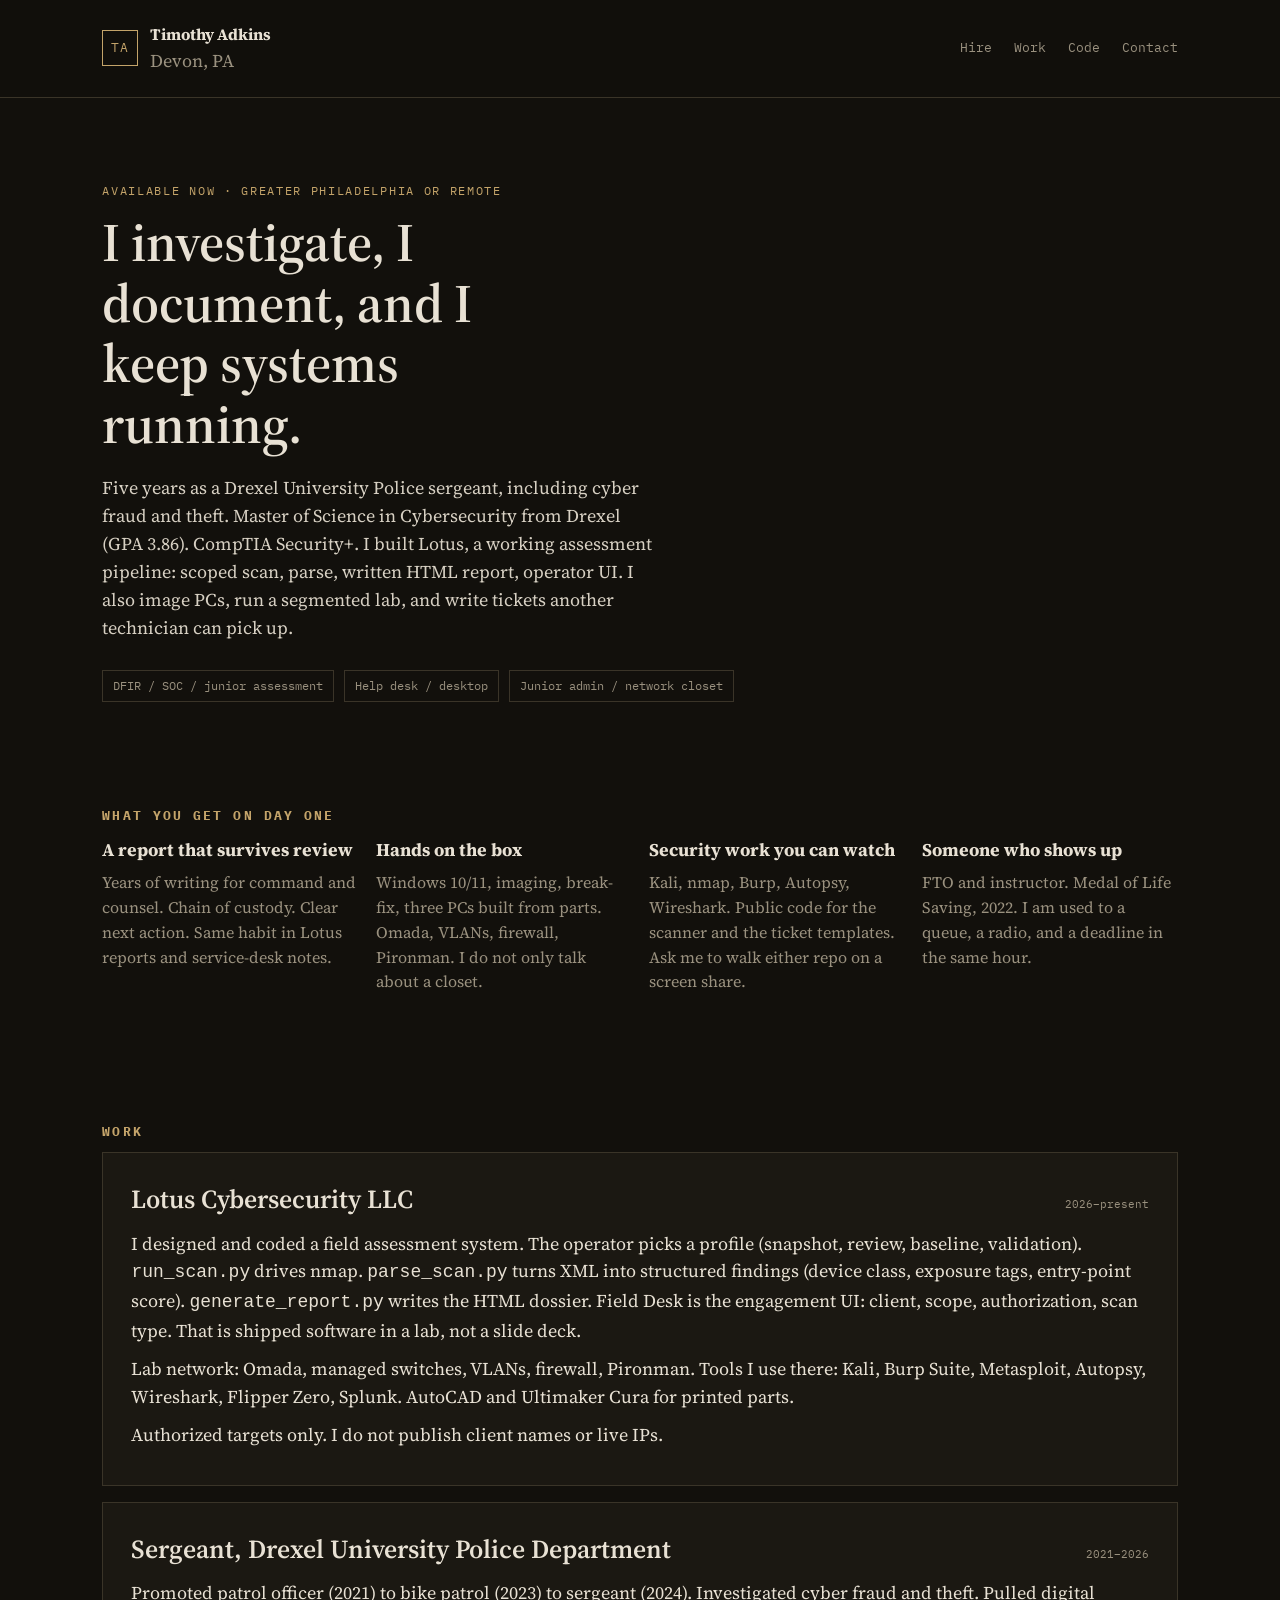
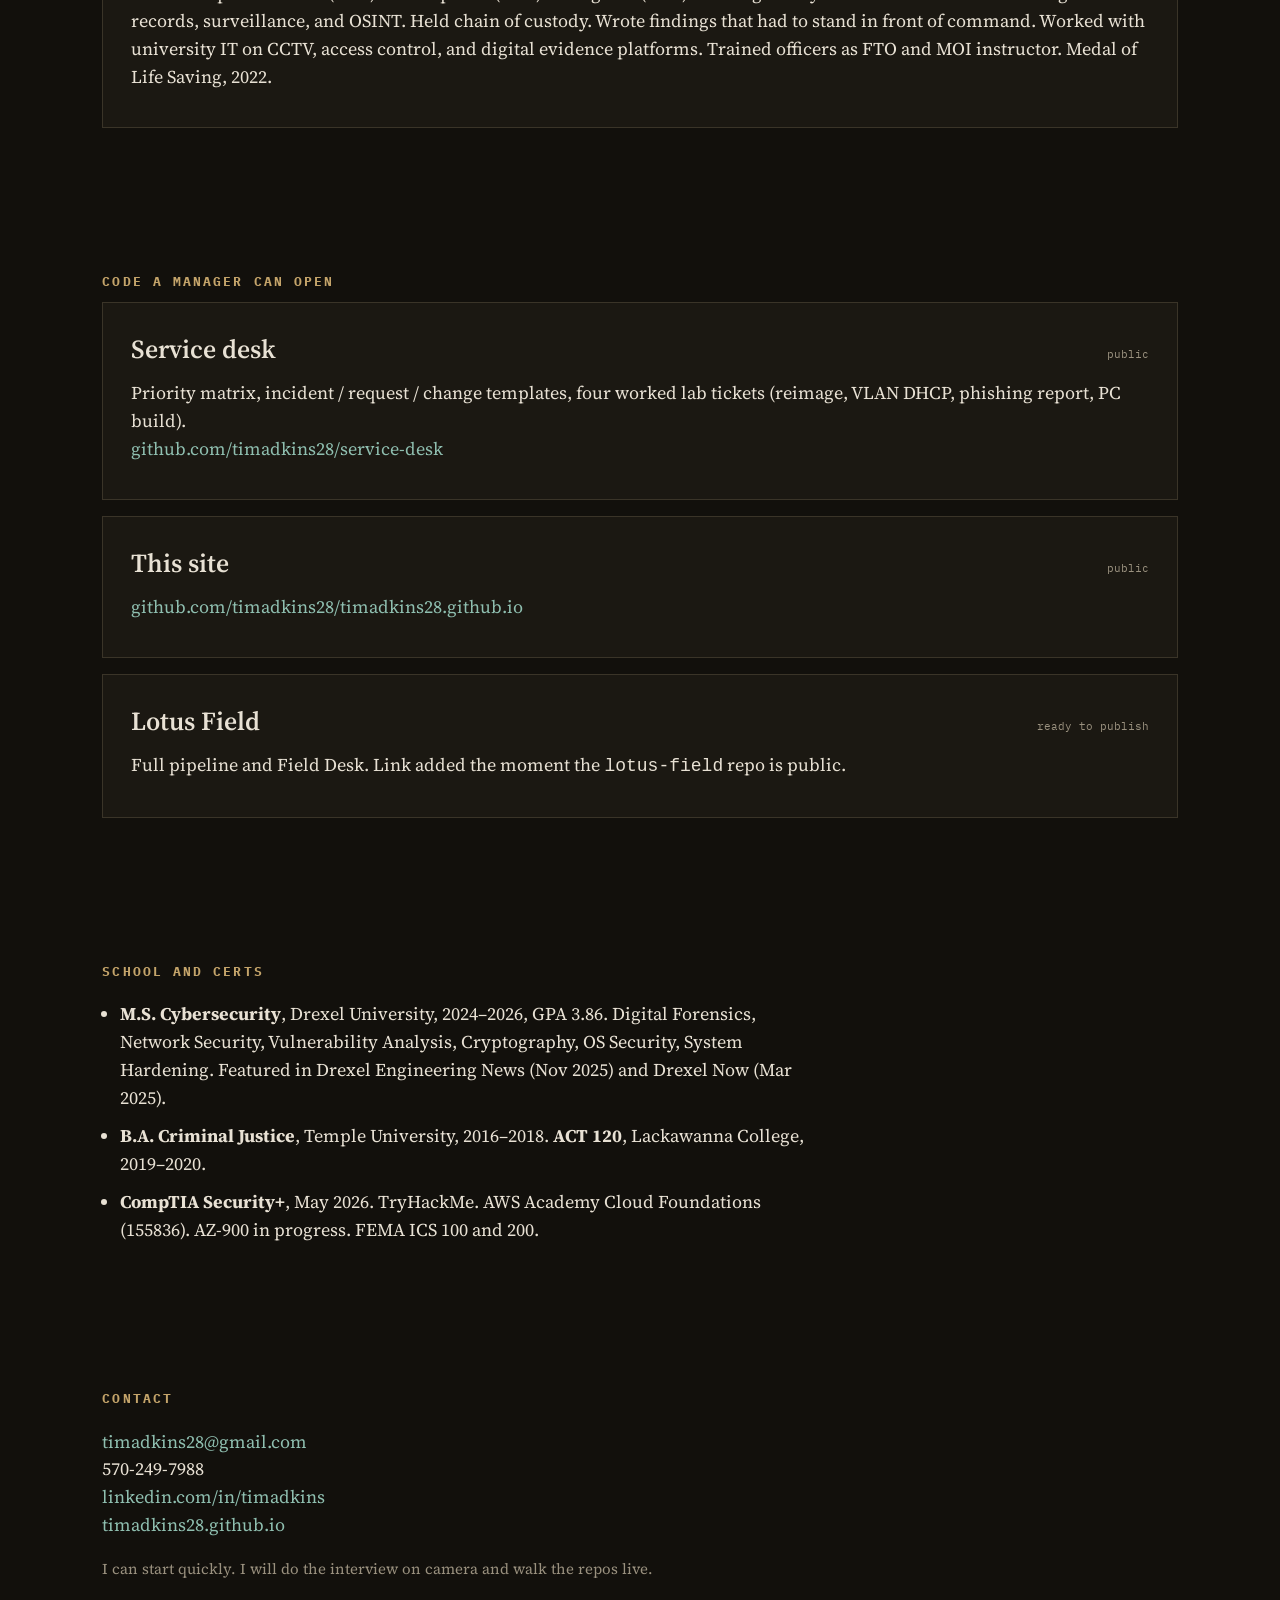
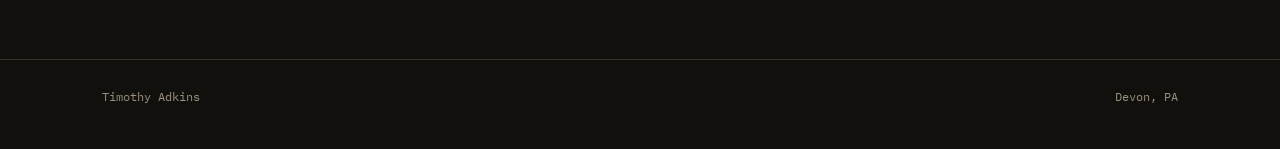
<file: index(5).html>
<!DOCTYPE html>
<html lang="en">
<head>
  <meta charset="UTF-8" />
  <meta name="viewport" content="width=device-width, initial-scale=1" />
  <title>Timothy Adkins — Cybersecurity and IT operations</title>
  <link rel="preconnect" href="https://fonts.googleapis.com" />
  <link rel="preconnect" href="https://fonts.gstatic.com" crossorigin />
  <link href="https://fonts.googleapis.com/css2?family=IBM+Plex+Mono:wght@400;500&family=Source+Serif+4:opsz,wght@8..60,500;8..60,600;8..60,700&display=swap" rel="stylesheet" />
  <link rel="stylesheet" href="styles.css" />
</head>
<body>
  <header class="top">
    <div class="brand">
      <span class="mark">TA</span>
      <div>
        <strong>Timothy Adkins</strong>
        <div class="muted">Devon, PA</div>
      </div>
    </div>
    <nav>
      <a href="#hire">Hire</a>
      <a href="#work">Work</a>
      <a href="#code">Code</a>
      <a href="#contact">Contact</a>
    </nav>
  </header>

  <section class="hero">
    <p class="kicker">Available now · Greater Philadelphia or remote</p>
    <h1>I investigate, I document, and I keep systems running.</h1>
    <p class="lede">
      Five years as a Drexel University Police sergeant, including cyber fraud
      and theft. Master of Science in Cybersecurity from Drexel (GPA 3.86).
      CompTIA Security+. I built Lotus, a working assessment pipeline: scoped
      scan, parse, written HTML report, operator UI. I also image PCs, run a
      segmented lab, and write tickets another technician can pick up.
    </p>
    <div class="hero-meta">
      <span>DFIR / SOC / junior assessment</span>
      <span>Help desk / desktop</span>
      <span>Junior admin / network closet</span>
    </div>
  </section>

  <section id="hire">
    <h2>What you get on day one</h2>
    <div class="grid">
      <div>
        <h4>A report that survives review</h4>
        <p>Years of writing for command and counsel. Chain of custody. Clear next action. Same habit in Lotus reports and service-desk notes.</p>
      </div>
      <div>
        <h4>Hands on the box</h4>
        <p>Windows 10/11, imaging, break-fix, three PCs built from parts. Omada, VLANs, firewall, Pironman. I do not only talk about a closet.</p>
      </div>
      <div>
        <h4>Security work you can watch</h4>
        <p>Kali, nmap, Burp, Autopsy, Wireshark. Public code for the scanner and the ticket templates. Ask me to walk either repo on a screen share.</p>
      </div>
      <div>
        <h4>Someone who shows up</h4>
        <p>FTO and instructor. Medal of Life Saving, 2022. I am used to a queue, a radio, and a deadline in the same hour.</p>
      </div>
    </div>
  </section>

  <section id="work">
    <h2>Work</h2>
    <article class="card">
      <div class="card-head">
        <h3>Lotus Cybersecurity LLC</h3>
        <span class="tag">2026–present</span>
      </div>
      <p>
        I designed and coded a field assessment system. The operator picks a
        profile (snapshot, review, baseline, validation). <code>run_scan.py</code>
        drives nmap. <code>parse_scan.py</code> turns XML into structured findings
        (device class, exposure tags, entry-point score).
        <code>generate_report.py</code> writes the HTML dossier. Field Desk is the
        engagement UI: client, scope, authorization, scan type. That is shipped
        software in a lab, not a slide deck.
      </p>
      <p>
        Lab network: Omada, managed switches, VLANs, firewall, Pironman.
        Tools I use there: Kali, Burp Suite, Metasploit, Autopsy, Wireshark,
        Flipper Zero, Splunk. AutoCAD and Ultimaker Cura for printed parts.
      </p>
      <p>Authorized targets only. I do not publish client names or live IPs.</p>
    </article>
    <article class="card">
      <div class="card-head">
        <h3>Sergeant, Drexel University Police Department</h3>
        <span class="tag">2021–2026</span>
      </div>
      <p>
        Promoted patrol officer (2021) to bike patrol (2023) to sergeant (2024).
        Investigated cyber fraud and theft. Pulled digital records, surveillance,
        and OSINT. Held chain of custody. Wrote findings that had to stand in
        front of command. Worked with university IT on CCTV, access control, and
        digital evidence platforms. Trained officers as FTO and MOI instructor.
        Medal of Life Saving, 2022.
      </p>
    </article>
  </section>

  <section id="code">
    <h2>Code a manager can open</h2>
    <article class="card">
      <div class="card-head"><h3>Service desk</h3><span class="tag">public</span></div>
      <p>
        Priority matrix, incident / request / change templates, four worked lab tickets
        (reimage, VLAN DHCP, phishing report, PC build).
        <br /><a href="https://github.com/timadkins28/service-desk">github.com/timadkins28/service-desk</a>
      </p>
    </article>
    <article class="card">
      <div class="card-head"><h3>This site</h3><span class="tag">public</span></div>
      <p><a href="https://github.com/timadkins28/timadkins28.github.io">github.com/timadkins28/timadkins28.github.io</a></p>
    </article>
    <article class="card">
      <div class="card-head"><h3>Lotus Field</h3><span class="tag">ready to publish</span></div>
      <p>Full pipeline and Field Desk. Link added the moment the <code>lotus-field</code> repo is public.</p>
    </article>
  </section>

  <section id="record">
    <h2>School and certs</h2>
    <ul class="record">
      <li><strong>M.S. Cybersecurity</strong>, Drexel University, 2024–2026, GPA 3.86. Digital Forensics, Network Security, Vulnerability Analysis, Cryptography, OS Security, System Hardening. Featured in Drexel Engineering News (Nov 2025) and Drexel Now (Mar 2025).</li>
      <li><strong>B.A. Criminal Justice</strong>, Temple University, 2016–2018. <strong>ACT 120</strong>, Lackawanna College, 2019–2020.</li>
      <li><strong>CompTIA Security+</strong>, May 2026. TryHackMe. AWS Academy Cloud Foundations (155836). AZ-900 in progress. FEMA ICS 100 and 200.</li>
    </ul>
  </section>

  <section id="contact">
    <h2>Contact</h2>
    <p>
      <a href="mailto:timadkins28@gmail.com">timadkins28@gmail.com</a><br />
      570-249-7988<br />
      <a href="https://www.linkedin.com/in/timadkins">linkedin.com/in/timadkins</a><br />
      <a href="https://timadkins28.github.io/">timadkins28.github.io</a>
    </p>
    <p class="muted small">I can start quickly. I will do the interview on camera and walk the repos live.</p>
  </section>

  <footer>
    <span>Timothy Adkins</span>
    <span>Devon, PA</span>
  </footer>
</body>
</html>
</file>
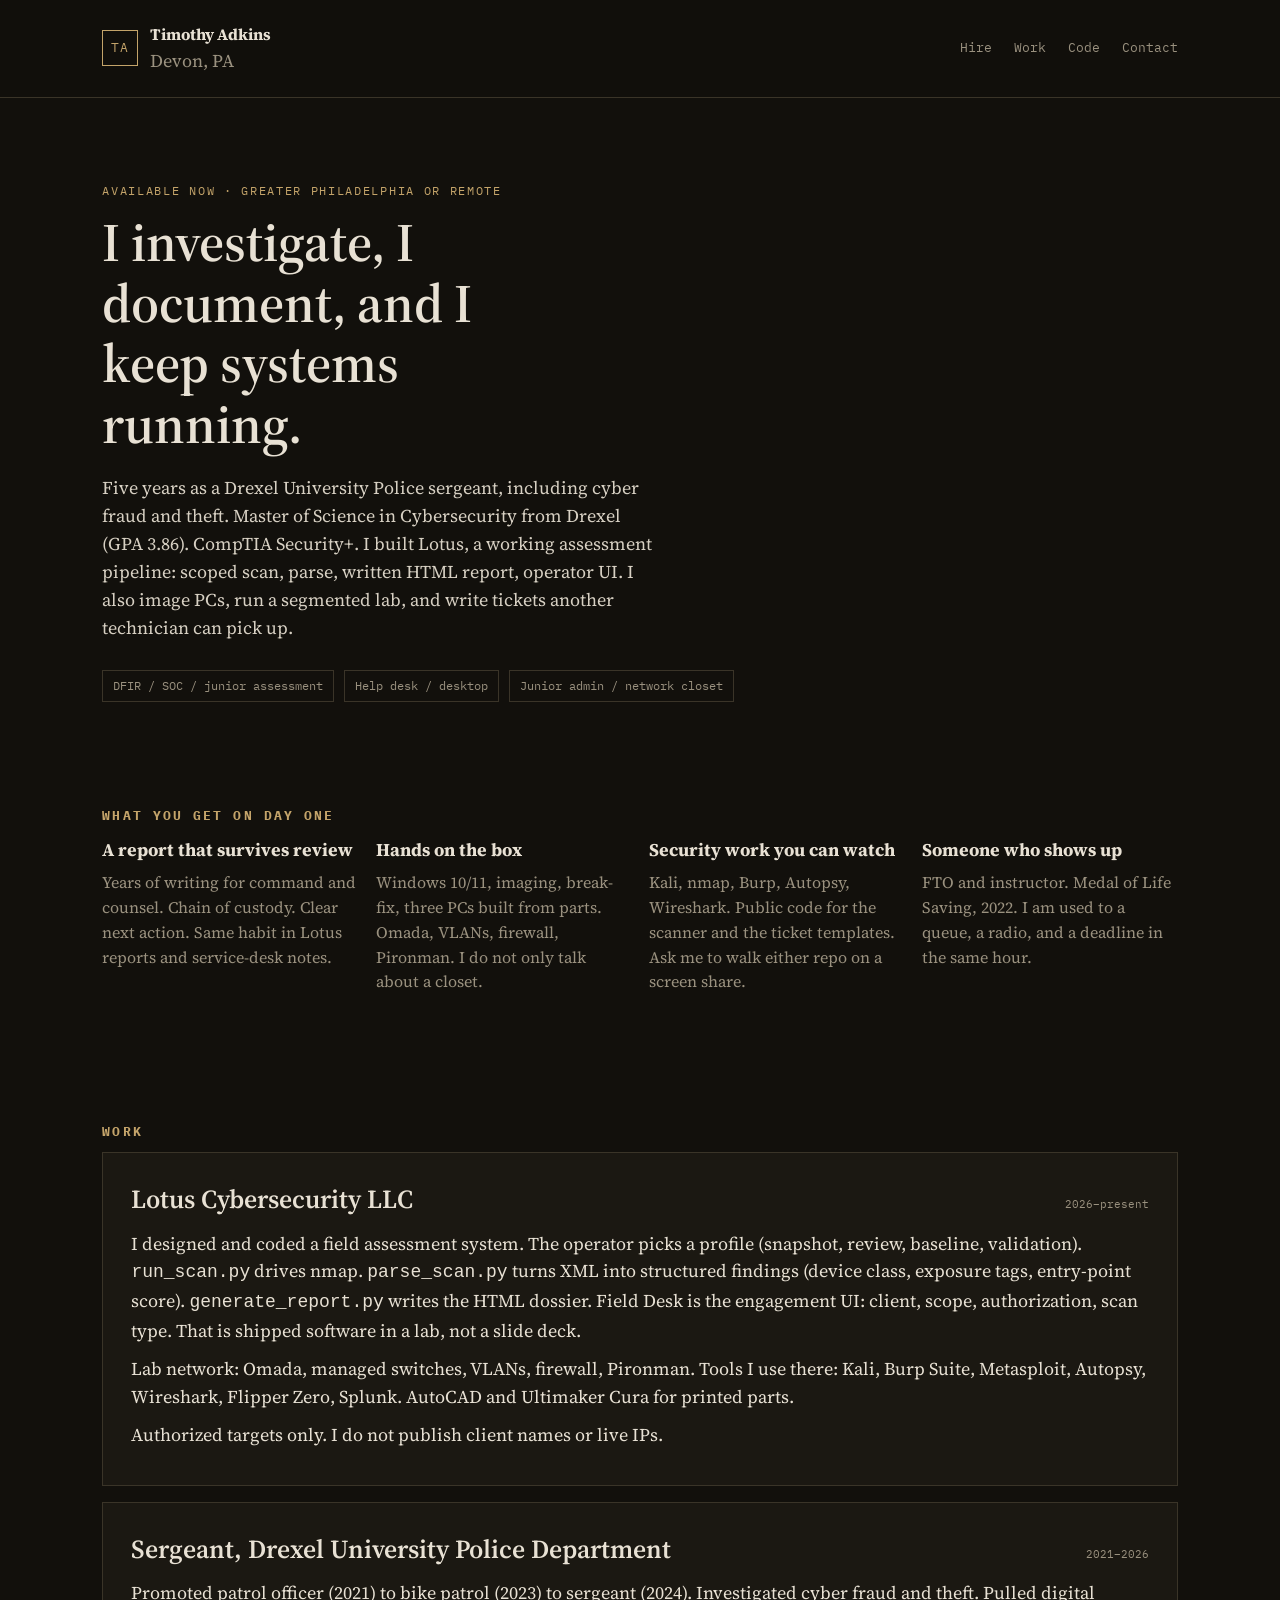
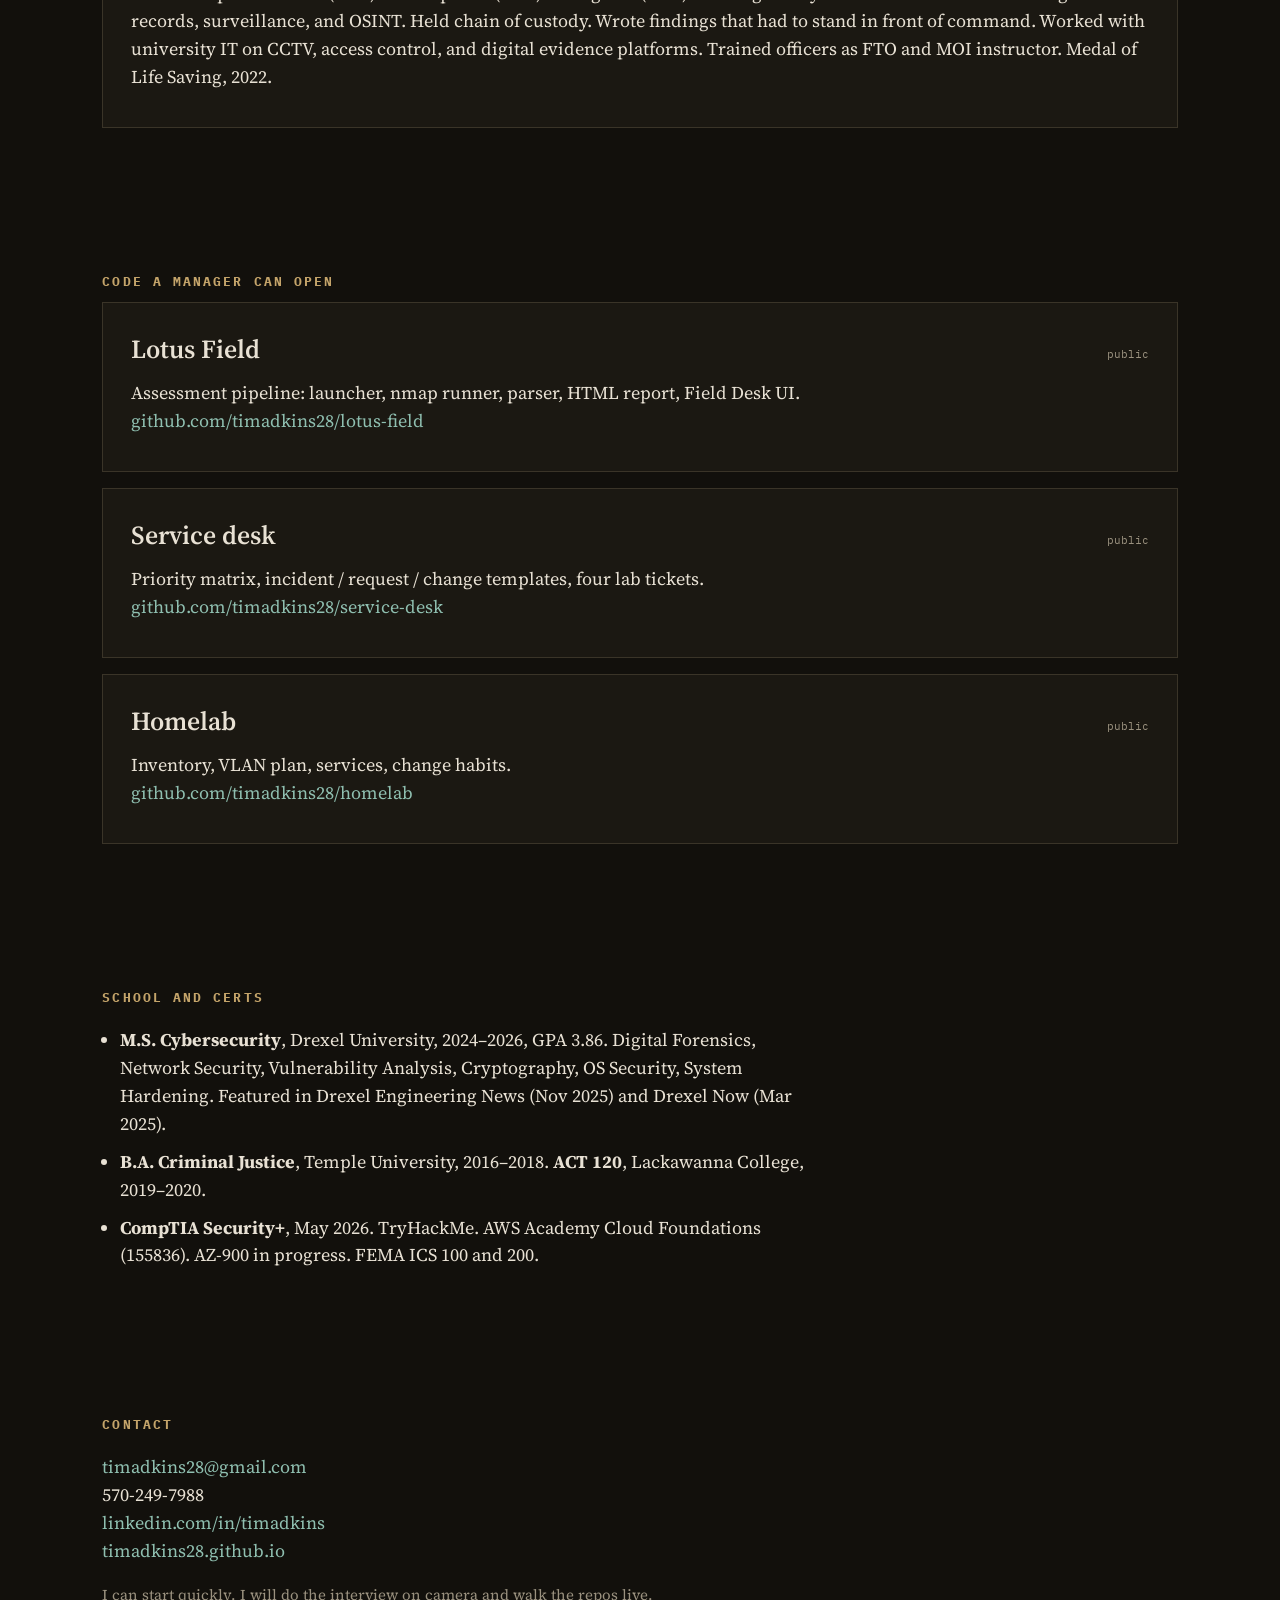
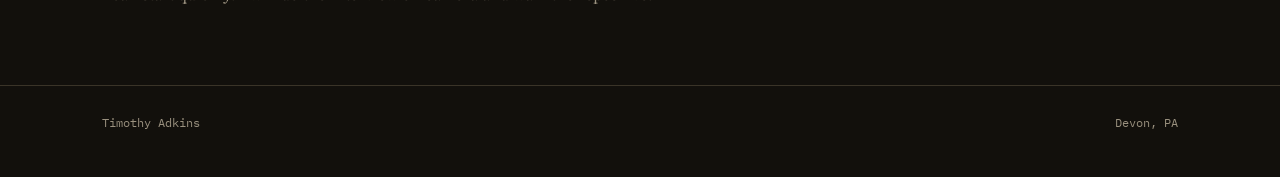
<file: index(6).html>
<!DOCTYPE html>
<html lang="en">
<head>
  <meta charset="UTF-8" />
  <meta name="viewport" content="width=device-width, initial-scale=1" />
  <title>Timothy Adkins — Cybersecurity and IT operations</title>
  <link rel="preconnect" href="https://fonts.googleapis.com" />
  <link rel="preconnect" href="https://fonts.gstatic.com" crossorigin />
  <link href="https://fonts.googleapis.com/css2?family=IBM+Plex+Mono:wght@400;500&family=Source+Serif+4:opsz,wght@8..60,500;8..60,600;8..60,700&display=swap" rel="stylesheet" />
  <link rel="stylesheet" href="styles.css" />
</head>
<body>
  <header class="top">
    <div class="brand">
      <span class="mark">TA</span>
      <div>
        <strong>Timothy Adkins</strong>
        <div class="muted">Devon, PA</div>
      </div>
    </div>
    <nav>
      <a href="#hire">Hire</a>
      <a href="#work">Work</a>
      <a href="#code">Code</a>
      <a href="#contact">Contact</a>
    </nav>
  </header>

  <section class="hero">
    <p class="kicker">Available now · Greater Philadelphia or remote</p>
    <h1>I investigate, I document, and I keep systems running.</h1>
    <p class="lede">
      Five years as a Drexel University Police sergeant, including cyber fraud
      and theft. Master of Science in Cybersecurity from Drexel (GPA 3.86).
      CompTIA Security+. I built Lotus, a working assessment pipeline: scoped
      scan, parse, written HTML report, operator UI. I also image PCs, run a
      segmented lab, and write tickets another technician can pick up.
    </p>
    <div class="hero-meta">
      <span>DFIR / SOC / junior assessment</span>
      <span>Help desk / desktop</span>
      <span>Junior admin / network closet</span>
    </div>
  </section>

  <section id="hire">
    <h2>What you get on day one</h2>
    <div class="grid">
      <div>
        <h4>A report that survives review</h4>
        <p>Years of writing for command and counsel. Chain of custody. Clear next action. Same habit in Lotus reports and service-desk notes.</p>
      </div>
      <div>
        <h4>Hands on the box</h4>
        <p>Windows 10/11, imaging, break-fix, three PCs built from parts. Omada, VLANs, firewall, Pironman. I do not only talk about a closet.</p>
      </div>
      <div>
        <h4>Security work you can watch</h4>
        <p>Kali, nmap, Burp, Autopsy, Wireshark. Public code for the scanner and the ticket templates. Ask me to walk either repo on a screen share.</p>
      </div>
      <div>
        <h4>Someone who shows up</h4>
        <p>FTO and instructor. Medal of Life Saving, 2022. I am used to a queue, a radio, and a deadline in the same hour.</p>
      </div>
    </div>
  </section>

  <section id="work">
    <h2>Work</h2>
    <article class="card">
      <div class="card-head">
        <h3>Lotus Cybersecurity LLC</h3>
        <span class="tag">2026–present</span>
      </div>
      <p>
        I designed and coded a field assessment system. The operator picks a
        profile (snapshot, review, baseline, validation). <code>run_scan.py</code>
        drives nmap. <code>parse_scan.py</code> turns XML into structured findings
        (device class, exposure tags, entry-point score).
        <code>generate_report.py</code> writes the HTML dossier. Field Desk is the
        engagement UI: client, scope, authorization, scan type. That is shipped
        software in a lab, not a slide deck.
      </p>
      <p>
        Lab network: Omada, managed switches, VLANs, firewall, Pironman.
        Tools I use there: Kali, Burp Suite, Metasploit, Autopsy, Wireshark,
        Flipper Zero, Splunk. AutoCAD and Ultimaker Cura for printed parts.
      </p>
      <p>Authorized targets only. I do not publish client names or live IPs.</p>
    </article>
    <article class="card">
      <div class="card-head">
        <h3>Sergeant, Drexel University Police Department</h3>
        <span class="tag">2021–2026</span>
      </div>
      <p>
        Promoted patrol officer (2021) to bike patrol (2023) to sergeant (2024).
        Investigated cyber fraud and theft. Pulled digital records, surveillance,
        and OSINT. Held chain of custody. Wrote findings that had to stand in
        front of command. Worked with university IT on CCTV, access control, and
        digital evidence platforms. Trained officers as FTO and MOI instructor.
        Medal of Life Saving, 2022.
      </p>
    </article>
  </section>

  <section id="code">
    <h2>Code a manager can open</h2>
    <article class="card">
      <div class="card-head"><h3>Lotus Field</h3><span class="tag">public</span></div>
      <p>
        Assessment pipeline: launcher, nmap runner, parser, HTML report, Field Desk UI.
        <br /><a href="https://github.com/timadkins28/lotus-field">github.com/timadkins28/lotus-field</a>
      </p>
    </article>
    <article class="card">
      <div class="card-head"><h3>Service desk</h3><span class="tag">public</span></div>
      <p>
        Priority matrix, incident / request / change templates, four lab tickets.
        <br /><a href="https://github.com/timadkins28/service-desk">github.com/timadkins28/service-desk</a>
      </p>
    </article>
    <article class="card">
      <div class="card-head"><h3>Homelab</h3><span class="tag">public</span></div>
      <p>
        Inventory, VLAN plan, services, change habits.
        <br /><a href="https://github.com/timadkins28/homelab">github.com/timadkins28/homelab</a>
      </p>
    </article>
  </section>

  <section id="record">
    <h2>School and certs</h2>
    <ul class="record">
      <li><strong>M.S. Cybersecurity</strong>, Drexel University, 2024–2026, GPA 3.86. Digital Forensics, Network Security, Vulnerability Analysis, Cryptography, OS Security, System Hardening. Featured in Drexel Engineering News (Nov 2025) and Drexel Now (Mar 2025).</li>
      <li><strong>B.A. Criminal Justice</strong>, Temple University, 2016–2018. <strong>ACT 120</strong>, Lackawanna College, 2019–2020.</li>
      <li><strong>CompTIA Security+</strong>, May 2026. TryHackMe. AWS Academy Cloud Foundations (155836). AZ-900 in progress. FEMA ICS 100 and 200.</li>
    </ul>
  </section>

  <section id="contact">
    <h2>Contact</h2>
    <p>
      <a href="mailto:timadkins28@gmail.com">timadkins28@gmail.com</a><br />
      570-249-7988<br />
      <a href="https://www.linkedin.com/in/timadkins">linkedin.com/in/timadkins</a><br />
      <a href="https://timadkins28.github.io/">timadkins28.github.io</a>
    </p>
    <p class="muted small">I can start quickly. I will do the interview on camera and walk the repos live.</p>
  </section>

  <footer>
    <span>Timothy Adkins</span>
    <span>Devon, PA</span>
  </footer>
</body>
</html>
</file>
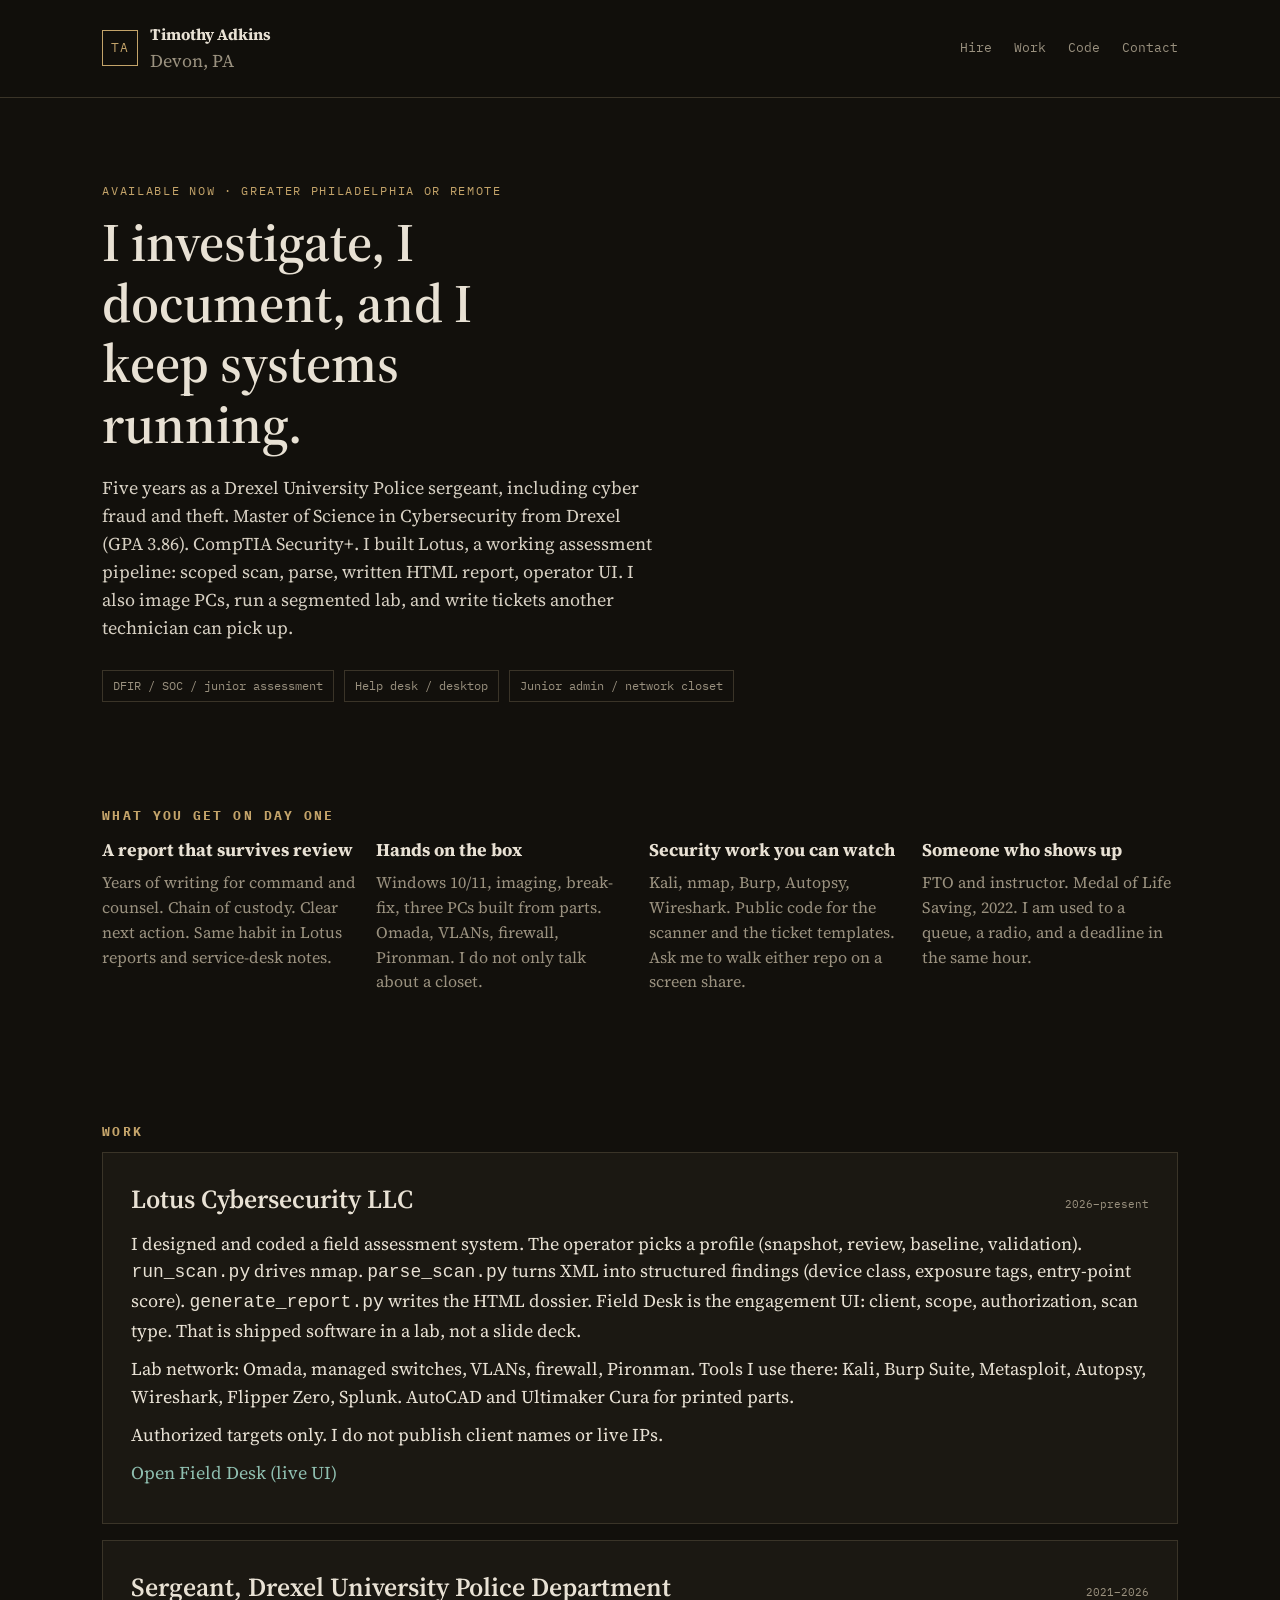
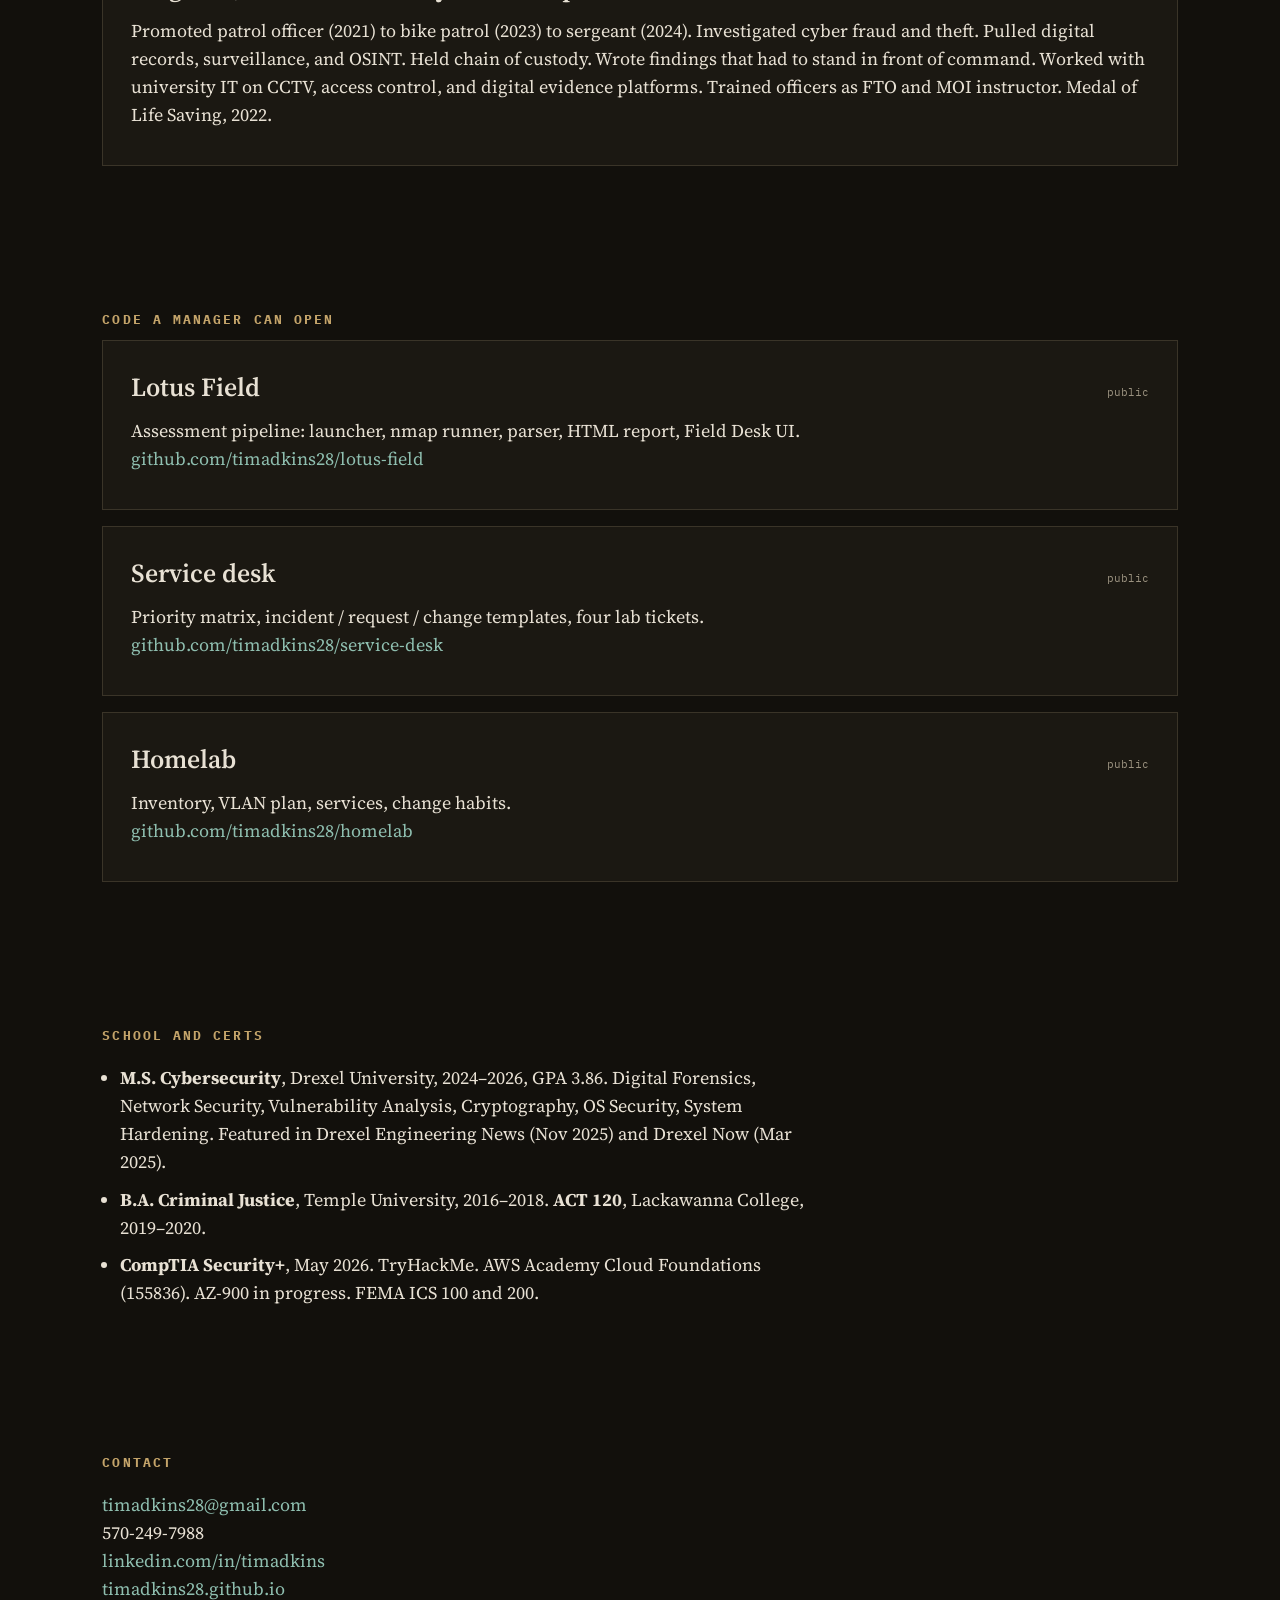
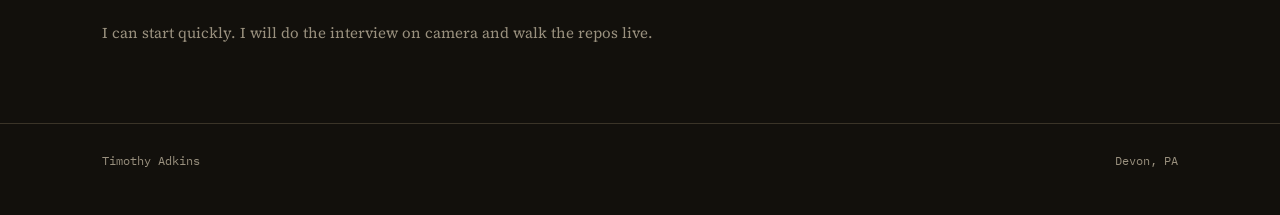
<file: index(7).html>
<!DOCTYPE html>
<html lang="en">
<head>
  <meta charset="UTF-8" />
  <meta name="viewport" content="width=device-width, initial-scale=1" />
  <title>Timothy Adkins — Cybersecurity and IT operations</title>
  <link rel="preconnect" href="https://fonts.googleapis.com" />
  <link rel="preconnect" href="https://fonts.gstatic.com" crossorigin />
  <link href="https://fonts.googleapis.com/css2?family=IBM+Plex+Mono:wght@400;500&family=Source+Serif+4:opsz,wght@8..60,500;8..60,600;8..60,700&display=swap" rel="stylesheet" />
  <link rel="stylesheet" href="styles.css" />
</head>
<body>
  <header class="top">
    <div class="brand">
      <span class="mark">TA</span>
      <div>
        <strong>Timothy Adkins</strong>
        <div class="muted">Devon, PA</div>
      </div>
    </div>
    <nav>
      <a href="#hire">Hire</a>
      <a href="#work">Work</a>
      <a href="#code">Code</a>
      <a href="#contact">Contact</a>
    </nav>
  </header>

  <section class="hero">
    <p class="kicker">Available now · Greater Philadelphia or remote</p>
    <h1>I investigate, I document, and I keep systems running.</h1>
    <p class="lede">
      Five years as a Drexel University Police sergeant, including cyber fraud
      and theft. Master of Science in Cybersecurity from Drexel (GPA 3.86).
      CompTIA Security+. I built Lotus, a working assessment pipeline: scoped
      scan, parse, written HTML report, operator UI. I also image PCs, run a
      segmented lab, and write tickets another technician can pick up.
    </p>
    <div class="hero-meta">
      <span>DFIR / SOC / junior assessment</span>
      <span>Help desk / desktop</span>
      <span>Junior admin / network closet</span>
    </div>
  </section>

  <section id="hire">
    <h2>What you get on day one</h2>
    <div class="grid">
      <div>
        <h4>A report that survives review</h4>
        <p>Years of writing for command and counsel. Chain of custody. Clear next action. Same habit in Lotus reports and service-desk notes.</p>
      </div>
      <div>
        <h4>Hands on the box</h4>
        <p>Windows 10/11, imaging, break-fix, three PCs built from parts. Omada, VLANs, firewall, Pironman. I do not only talk about a closet.</p>
      </div>
      <div>
        <h4>Security work you can watch</h4>
        <p>Kali, nmap, Burp, Autopsy, Wireshark. Public code for the scanner and the ticket templates. Ask me to walk either repo on a screen share.</p>
      </div>
      <div>
        <h4>Someone who shows up</h4>
        <p>FTO and instructor. Medal of Life Saving, 2022. I am used to a queue, a radio, and a deadline in the same hour.</p>
      </div>
    </div>
  </section>

  <section id="work">
    <h2>Work</h2>
    <article class="card">
      <div class="card-head">
        <h3>Lotus Cybersecurity LLC</h3>
        <span class="tag">2026–present</span>
      </div>
      <p>
        I designed and coded a field assessment system. The operator picks a
        profile (snapshot, review, baseline, validation). <code>run_scan.py</code>
        drives nmap. <code>parse_scan.py</code> turns XML into structured findings
        (device class, exposure tags, entry-point score).
        <code>generate_report.py</code> writes the HTML dossier. Field Desk is the
        engagement UI: client, scope, authorization, scan type. That is shipped
        software in a lab, not a slide deck.
      </p>
      <p>
        Lab network: Omada, managed switches, VLANs, firewall, Pironman.
        Tools I use there: Kali, Burp Suite, Metasploit, Autopsy, Wireshark,
        Flipper Zero, Splunk. AutoCAD and Ultimaker Cura for printed parts.
      </p>
      <p>Authorized targets only. I do not publish client names or live IPs.</p>
      <p><a href="field-desk.html">Open Field Desk (live UI)</a></p>
    </article>
    <article class="card">
      <div class="card-head">
        <h3>Sergeant, Drexel University Police Department</h3>
        <span class="tag">2021–2026</span>
      </div>
      <p>
        Promoted patrol officer (2021) to bike patrol (2023) to sergeant (2024).
        Investigated cyber fraud and theft. Pulled digital records, surveillance,
        and OSINT. Held chain of custody. Wrote findings that had to stand in
        front of command. Worked with university IT on CCTV, access control, and
        digital evidence platforms. Trained officers as FTO and MOI instructor.
        Medal of Life Saving, 2022.
      </p>
    </article>
  </section>

  <section id="code">
    <h2>Code a manager can open</h2>
    <article class="card">
      <div class="card-head"><h3>Lotus Field</h3><span class="tag">public</span></div>
      <p>
        Assessment pipeline: launcher, nmap runner, parser, HTML report, Field Desk UI.
        <br /><a href="https://github.com/timadkins28/lotus-field">github.com/timadkins28/lotus-field</a>
      </p>
    </article>
    <article class="card">
      <div class="card-head"><h3>Service desk</h3><span class="tag">public</span></div>
      <p>
        Priority matrix, incident / request / change templates, four lab tickets.
        <br /><a href="https://github.com/timadkins28/service-desk">github.com/timadkins28/service-desk</a>
      </p>
    </article>
    <article class="card">
      <div class="card-head"><h3>Homelab</h3><span class="tag">public</span></div>
      <p>
        Inventory, VLAN plan, services, change habits.
        <br /><a href="https://github.com/timadkins28/homelab">github.com/timadkins28/homelab</a>
      </p>
    </article>
  </section>

  <section id="record">
    <h2>School and certs</h2>
    <ul class="record">
      <li><strong>M.S. Cybersecurity</strong>, Drexel University, 2024–2026, GPA 3.86. Digital Forensics, Network Security, Vulnerability Analysis, Cryptography, OS Security, System Hardening. Featured in Drexel Engineering News (Nov 2025) and Drexel Now (Mar 2025).</li>
      <li><strong>B.A. Criminal Justice</strong>, Temple University, 2016–2018. <strong>ACT 120</strong>, Lackawanna College, 2019–2020.</li>
      <li><strong>CompTIA Security+</strong>, May 2026. TryHackMe. AWS Academy Cloud Foundations (155836). AZ-900 in progress. FEMA ICS 100 and 200.</li>
    </ul>
  </section>

  <section id="contact">
    <h2>Contact</h2>
    <p>
      <a href="mailto:timadkins28@gmail.com">timadkins28@gmail.com</a><br />
      570-249-7988<br />
      <a href="https://www.linkedin.com/in/timadkins">linkedin.com/in/timadkins</a><br />
      <a href="https://timadkins28.github.io/">timadkins28.github.io</a>
    </p>
    <p class="muted small">I can start quickly. I will do the interview on camera and walk the repos live.</p>
  </section>

  <footer>
    <span>Timothy Adkins</span>
    <span>Devon, PA</span>
  </footer>
</body>
</html>
</file>
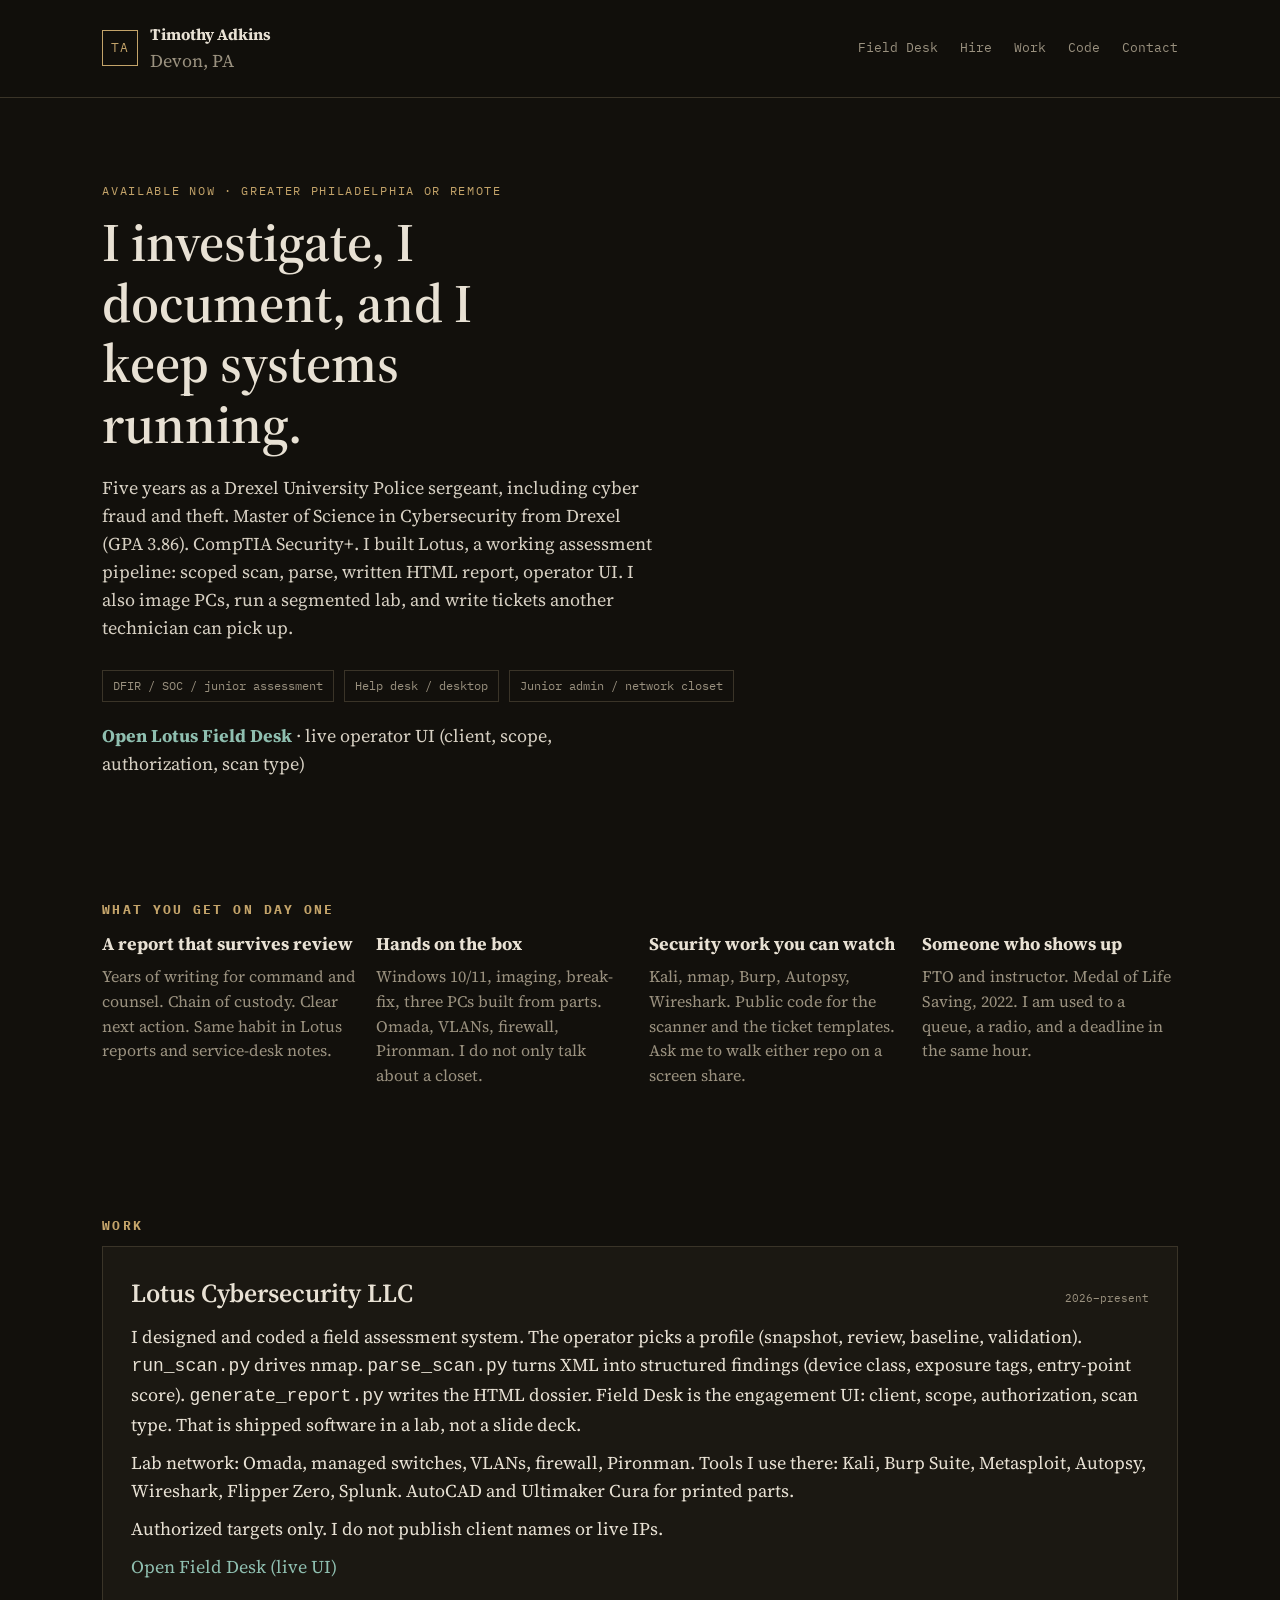
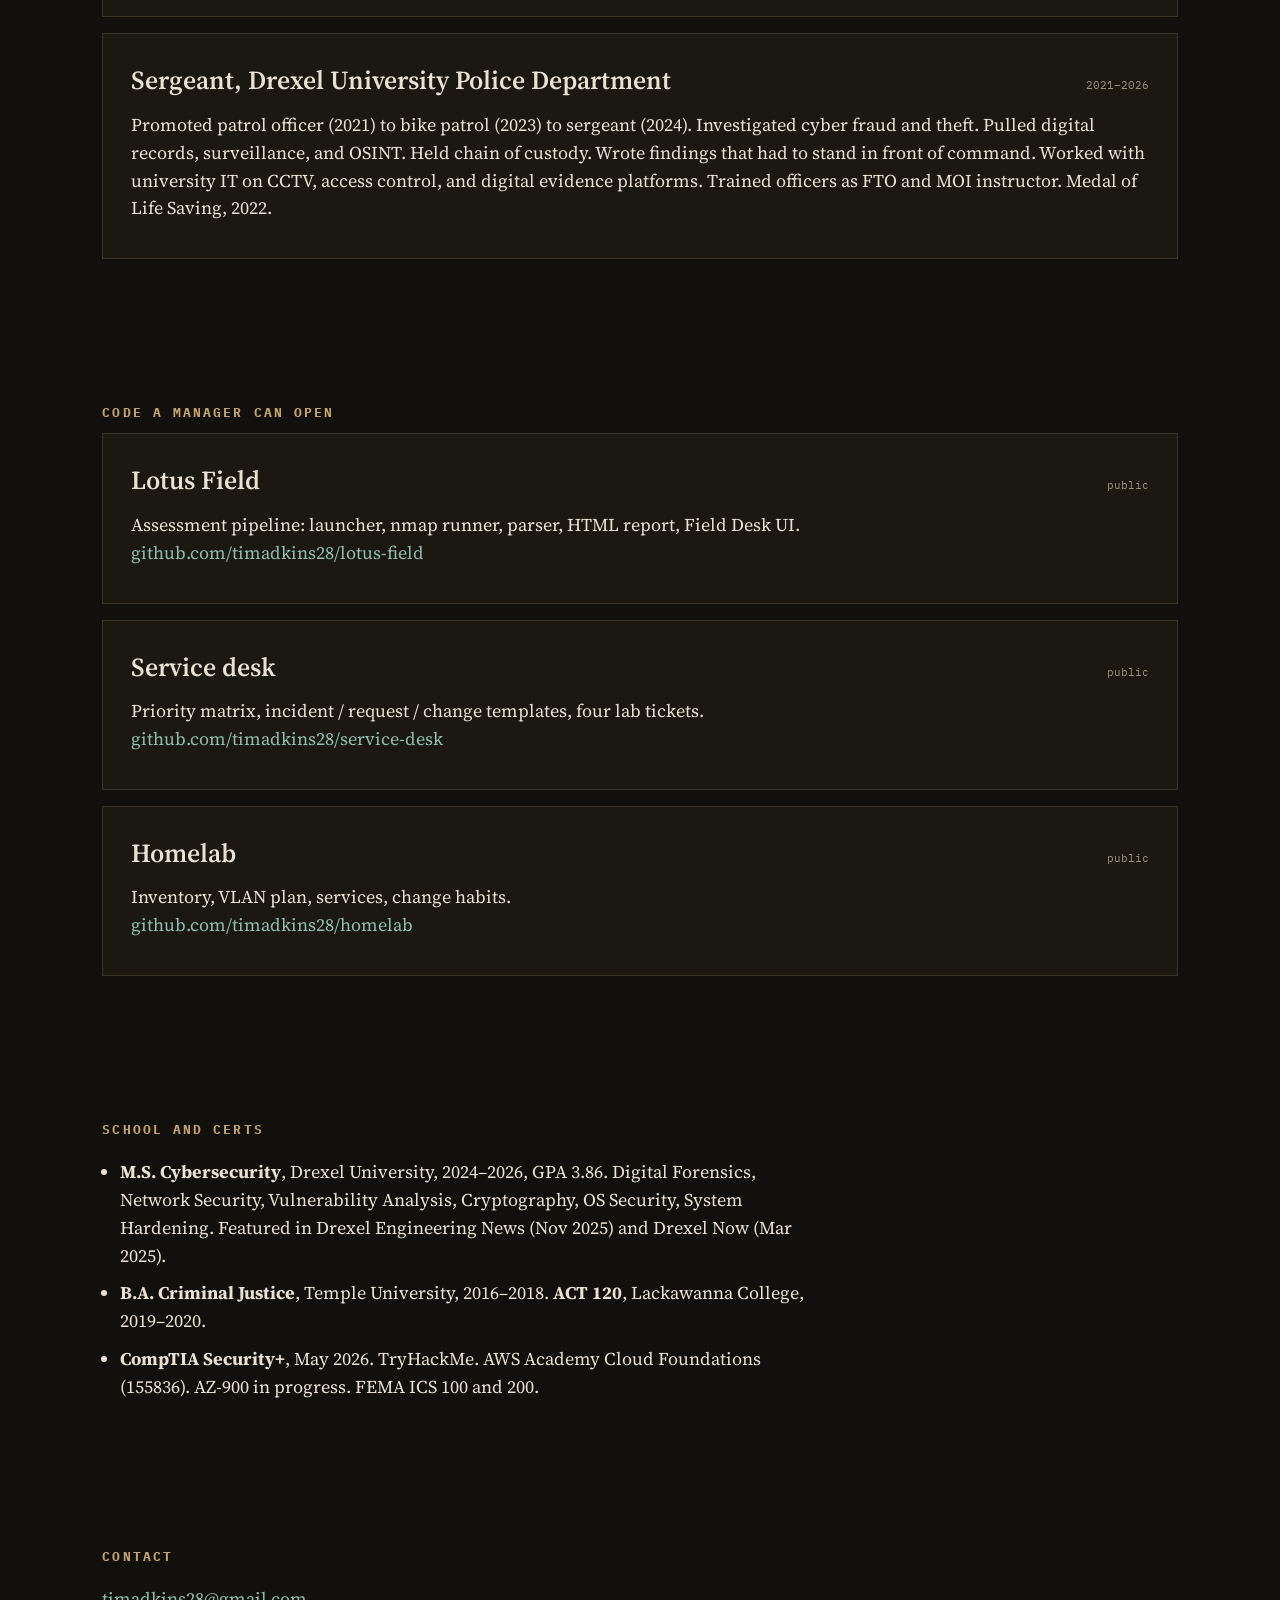
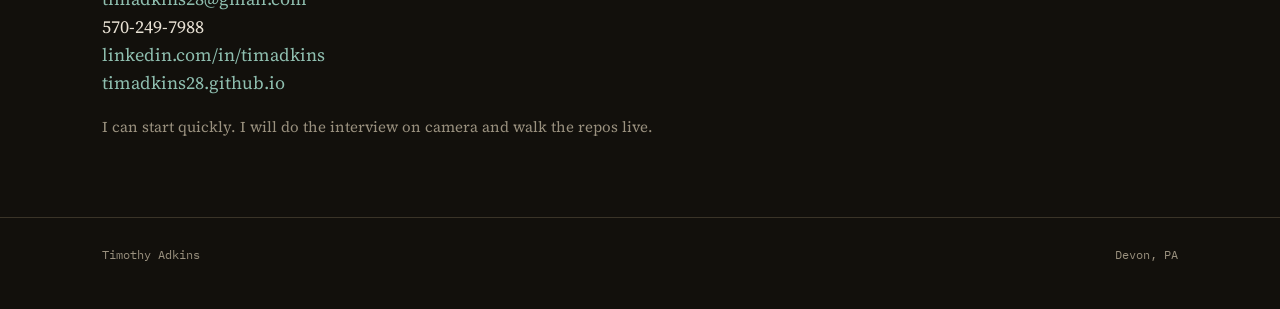
<file: index(9).html>
<!DOCTYPE html>
<html lang="en">
<head>
  <meta charset="UTF-8" />
  <meta name="viewport" content="width=device-width, initial-scale=1" />
  <title>Timothy Adkins — Cybersecurity and IT operations</title>
  <link rel="preconnect" href="https://fonts.googleapis.com" />
  <link rel="preconnect" href="https://fonts.gstatic.com" crossorigin />
  <link href="https://fonts.googleapis.com/css2?family=IBM+Plex+Mono:wght@400;500&family=Source+Serif+4:opsz,wght@8..60,500;8..60,600;8..60,700&display=swap" rel="stylesheet" />
  <link rel="stylesheet" href="styles.css" />
</head>
<body>
  <header class="top">
    <div class="brand">
      <span class="mark">TA</span>
      <div>
        <strong>Timothy Adkins</strong>
        <div class="muted">Devon, PA</div>
      </div>
    </div>
    <nav>
      <a href="field-desk.html">Field Desk</a>
      <a href="#hire">Hire</a>
      <a href="#work">Work</a>
      <a href="#code">Code</a>
      <a href="#contact">Contact</a>
    </nav>
  </header>

  <section class="hero">
    <p class="kicker">Available now · Greater Philadelphia or remote</p>
    <h1>I investigate, I document, and I keep systems running.</h1>
    <p class="lede">
      Five years as a Drexel University Police sergeant, including cyber fraud
      and theft. Master of Science in Cybersecurity from Drexel (GPA 3.86).
      CompTIA Security+. I built Lotus, a working assessment pipeline: scoped
      scan, parse, written HTML report, operator UI. I also image PCs, run a
      segmented lab, and write tickets another technician can pick up.
    </p>
    <div class="hero-meta">
      <span>DFIR / SOC / junior assessment</span>
      <span>Help desk / desktop</span>
      <span>Junior admin / network closet</span>
    </div>
    <p class="lede" style="margin-top:1.25rem">
      <a href="field-desk.html"><strong>Open Lotus Field Desk</strong></a>
      · live operator UI (client, scope, authorization, scan type)
    </p>
  </section>

  <section id="hire">
    <h2>What you get on day one</h2>
    <div class="grid">
      <div>
        <h4>A report that survives review</h4>
        <p>Years of writing for command and counsel. Chain of custody. Clear next action. Same habit in Lotus reports and service-desk notes.</p>
      </div>
      <div>
        <h4>Hands on the box</h4>
        <p>Windows 10/11, imaging, break-fix, three PCs built from parts. Omada, VLANs, firewall, Pironman. I do not only talk about a closet.</p>
      </div>
      <div>
        <h4>Security work you can watch</h4>
        <p>Kali, nmap, Burp, Autopsy, Wireshark. Public code for the scanner and the ticket templates. Ask me to walk either repo on a screen share.</p>
      </div>
      <div>
        <h4>Someone who shows up</h4>
        <p>FTO and instructor. Medal of Life Saving, 2022. I am used to a queue, a radio, and a deadline in the same hour.</p>
      </div>
    </div>
  </section>

  <section id="work">
    <h2>Work</h2>
    <article class="card">
      <div class="card-head">
        <h3>Lotus Cybersecurity LLC</h3>
        <span class="tag">2026–present</span>
      </div>
      <p>
        I designed and coded a field assessment system. The operator picks a
        profile (snapshot, review, baseline, validation). <code>run_scan.py</code>
        drives nmap. <code>parse_scan.py</code> turns XML into structured findings
        (device class, exposure tags, entry-point score).
        <code>generate_report.py</code> writes the HTML dossier. Field Desk is the
        engagement UI: client, scope, authorization, scan type. That is shipped
        software in a lab, not a slide deck.
      </p>
      <p>
        Lab network: Omada, managed switches, VLANs, firewall, Pironman.
        Tools I use there: Kali, Burp Suite, Metasploit, Autopsy, Wireshark,
        Flipper Zero, Splunk. AutoCAD and Ultimaker Cura for printed parts.
      </p>
      <p>Authorized targets only. I do not publish client names or live IPs.</p>
      <p><a href="field-desk.html">Open Field Desk (live UI)</a></p>
    </article>
    <article class="card">
      <div class="card-head">
        <h3>Sergeant, Drexel University Police Department</h3>
        <span class="tag">2021–2026</span>
      </div>
      <p>
        Promoted patrol officer (2021) to bike patrol (2023) to sergeant (2024).
        Investigated cyber fraud and theft. Pulled digital records, surveillance,
        and OSINT. Held chain of custody. Wrote findings that had to stand in
        front of command. Worked with university IT on CCTV, access control, and
        digital evidence platforms. Trained officers as FTO and MOI instructor.
        Medal of Life Saving, 2022.
      </p>
    </article>
  </section>

  <section id="code">
    <h2>Code a manager can open</h2>
    <article class="card">
      <div class="card-head"><h3>Lotus Field</h3><span class="tag">public</span></div>
      <p>
        Assessment pipeline: launcher, nmap runner, parser, HTML report, Field Desk UI.
        <br /><a href="https://github.com/timadkins28/lotus-field">github.com/timadkins28/lotus-field</a>
      </p>
    </article>
    <article class="card">
      <div class="card-head"><h3>Service desk</h3><span class="tag">public</span></div>
      <p>
        Priority matrix, incident / request / change templates, four lab tickets.
        <br /><a href="https://github.com/timadkins28/service-desk">github.com/timadkins28/service-desk</a>
      </p>
    </article>
    <article class="card">
      <div class="card-head"><h3>Homelab</h3><span class="tag">public</span></div>
      <p>
        Inventory, VLAN plan, services, change habits.
        <br /><a href="https://github.com/timadkins28/homelab">github.com/timadkins28/homelab</a>
      </p>
    </article>
  </section>

  <section id="record">
    <h2>School and certs</h2>
    <ul class="record">
      <li><strong>M.S. Cybersecurity</strong>, Drexel University, 2024–2026, GPA 3.86. Digital Forensics, Network Security, Vulnerability Analysis, Cryptography, OS Security, System Hardening. Featured in Drexel Engineering News (Nov 2025) and Drexel Now (Mar 2025).</li>
      <li><strong>B.A. Criminal Justice</strong>, Temple University, 2016–2018. <strong>ACT 120</strong>, Lackawanna College, 2019–2020.</li>
      <li><strong>CompTIA Security+</strong>, May 2026. TryHackMe. AWS Academy Cloud Foundations (155836). AZ-900 in progress. FEMA ICS 100 and 200.</li>
    </ul>
  </section>

  <section id="contact">
    <h2>Contact</h2>
    <p>
      <a href="mailto:timadkins28@gmail.com">timadkins28@gmail.com</a><br />
      570-249-7988<br />
      <a href="https://www.linkedin.com/in/timadkins">linkedin.com/in/timadkins</a><br />
      <a href="https://timadkins28.github.io/">timadkins28.github.io</a>
    </p>
    <p class="muted small">I can start quickly. I will do the interview on camera and walk the repos live.</p>
  </section>

  <footer>
    <span>Timothy Adkins</span>
    <span>Devon, PA</span>
  </footer>
</body>
</html>
</file>
<file: styles.css>
:root {
  --ink: #e8e1d4;
  --muted: #9a917f;
  --paper: #12100c;
  --panel: #1b1812;
  --line: #3a3428;
  --accent: #c4a46a;
  --accent-2: #8fbfb0;
}

* { box-sizing: border-box; }
html { scroll-behavior: smooth; }
body {
  margin: 0;
  background: var(--paper);
  color: var(--ink);
  font-family: "Source Serif 4", Georgia, serif;
  font-size: 18px;
  line-height: 1.55;
}

a { color: var(--accent-2); text-decoration: none; }
a:hover { text-decoration: underline; }

.top {
  display: flex;
  justify-content: space-between;
  align-items: center;
  padding: 22px 8vw;
  border-bottom: 1px solid var(--line);
  position: sticky;
  top: 0;
  background: rgba(18,16,12,0.92);
  backdrop-filter: blur(8px);
  z-index: 10;
}
.brand { display: flex; gap: 12px; align-items: center; }
.mark {
  width: 36px; height: 36px;
  display: grid; place-items: center;
  border: 1px solid var(--accent);
  color: var(--accent);
  font-family: "IBM Plex Mono", monospace;
  font-size: 13px;
  letter-spacing: 0.08em;
}
.brand strong { display: block; font-size: 16px; }
nav { display: flex; gap: 22px; font-family: "IBM Plex Mono", monospace; font-size: 13px; }
nav a { color: var(--muted); }

.hero, section { padding: 64px 8vw; }
.hero { padding-top: 72px; padding-bottom: 40px; max-width: 1100px; }
.kicker {
  font-family: "IBM Plex Mono", monospace;
  font-size: 12px;
  letter-spacing: 0.14em;
  text-transform: uppercase;
  color: var(--accent);
}
h1 {
  font-size: clamp(32px, 5vw, 54px);
  line-height: 1.12;
  font-weight: 600;
  margin: 12px 0 20px;
  max-width: 16ch;
}
.lede { max-width: 62ch; color: #d7d0c3; }
.hero-meta {
  display: flex;
  flex-wrap: wrap;
  gap: 10px;
  margin-top: 28px;
}
.hero-meta span {
  font-family: "IBM Plex Mono", monospace;
  font-size: 12px;
  border: 1px solid var(--line);
  padding: 6px 10px;
  color: var(--muted);
}

h2 {
  font-size: 13px;
  font-family: "IBM Plex Mono", monospace;
  letter-spacing: 0.16em;
  text-transform: uppercase;
  color: var(--accent);
  margin: 0 0 10px;
}
.section-note { color: var(--muted); margin: 0 0 28px; font-size: 16px; }

.card {
  background: var(--panel);
  border: 1px solid var(--line);
  padding: 26px 28px;
  margin-bottom: 16px;
}
.card-head { display: flex; justify-content: space-between; gap: 16px; align-items: baseline; }
.card h3 { margin: 0 0 10px; font-size: 26px; font-weight: 600; }
.tag {
  font-family: "IBM Plex Mono", monospace;
  font-size: 11px;
  color: var(--muted);
  white-space: nowrap;
}
.card p { margin: 0 0 10px; }
.card ul { margin: 8px 0 0; padding-left: 18px; color: #d2cbbd; }
.card li { margin: 4px 0; }

.grid {
  display: grid;
  grid-template-columns: repeat(auto-fit, minmax(220px, 1fr));
  gap: 18px;
}
.grid h4 { margin: 0 0 6px; font-size: 18px; }
.grid p { margin: 0; color: var(--muted); font-size: 16px; }

.record { padding-left: 18px; max-width: 78ch; }
.record li { margin: 10px 0; }

.small { font-size: 15px; }
.muted { color: var(--muted); }

footer {
  padding: 28px 8vw 48px;
  border-top: 1px solid var(--line);
  display: flex;
  justify-content: space-between;
  color: var(--muted);
  font-family: "IBM Plex Mono", monospace;
  font-size: 12px;
}

@media (max-width: 720px) {
  nav { display: none; }
  h1 { max-width: none; }
  .card-head { flex-direction: column; gap: 4px; }
  footer { flex-direction: column; gap: 8px; }
}
</file>
